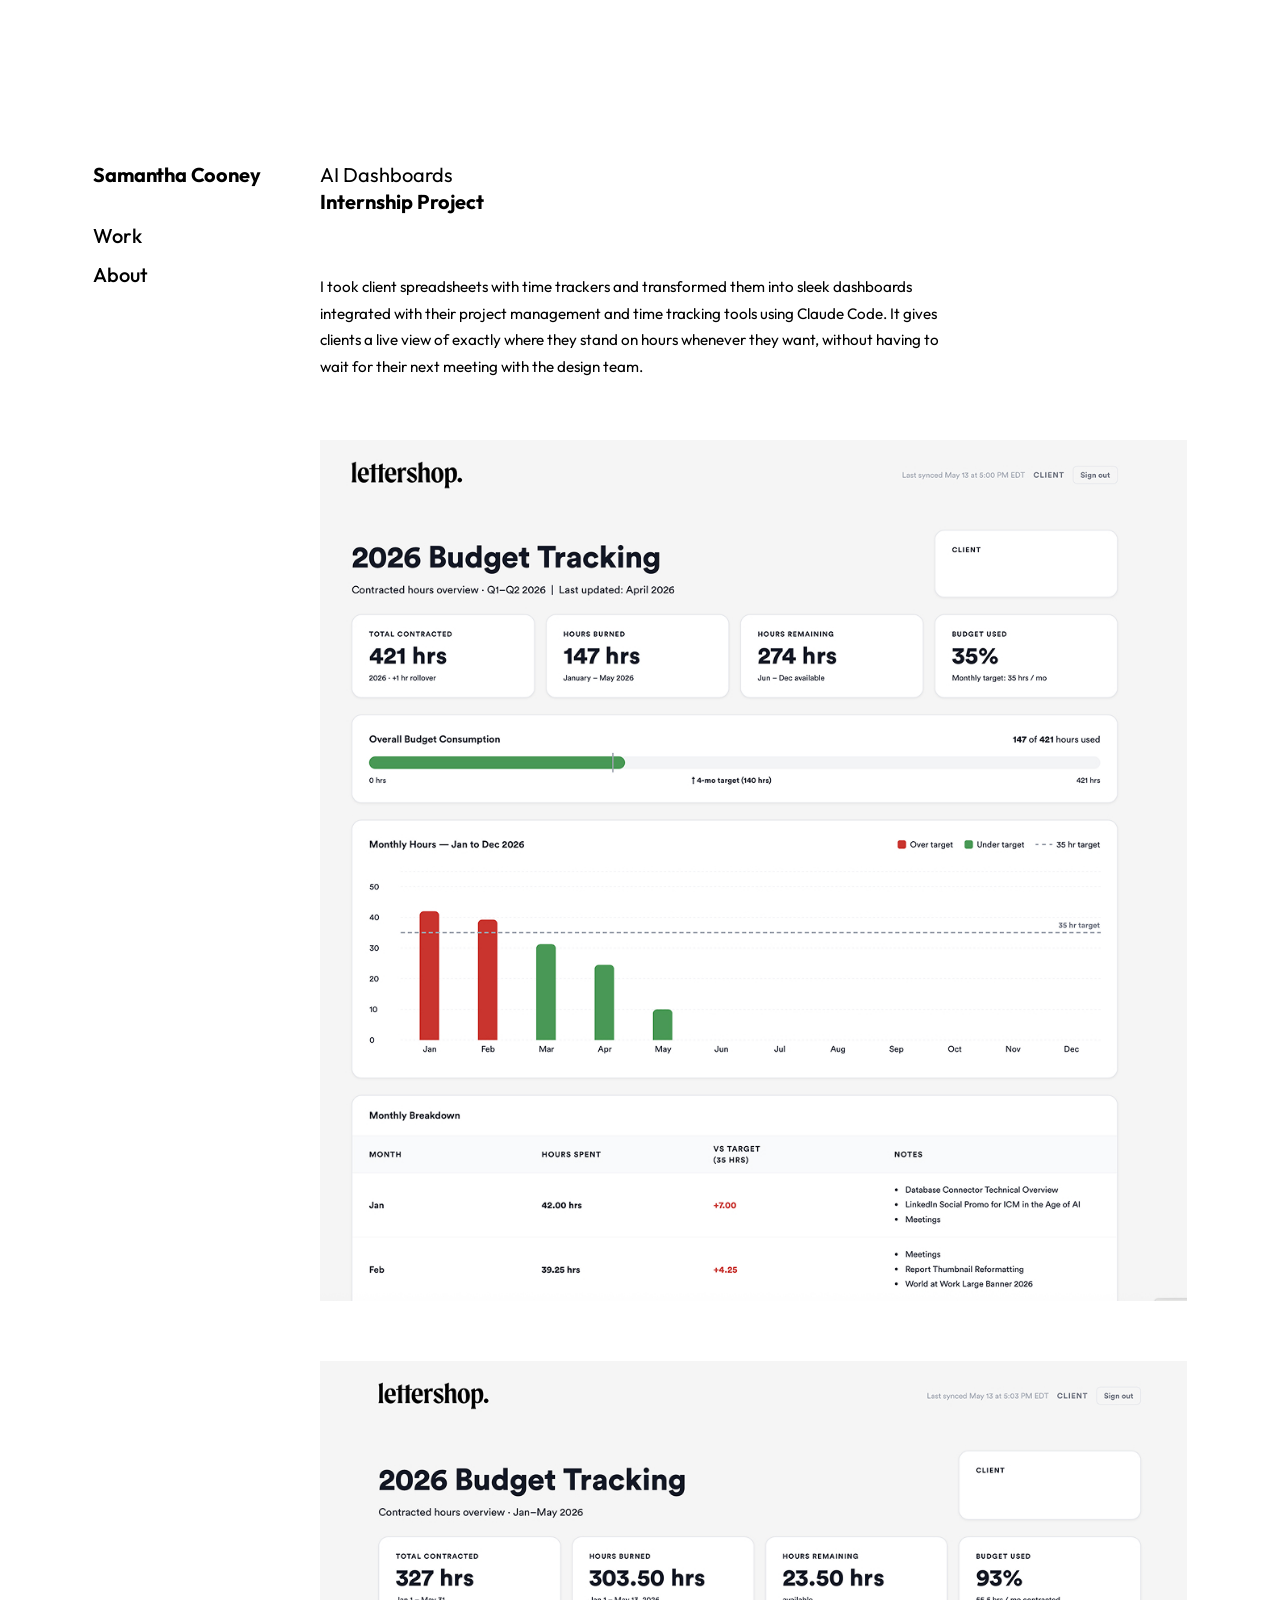
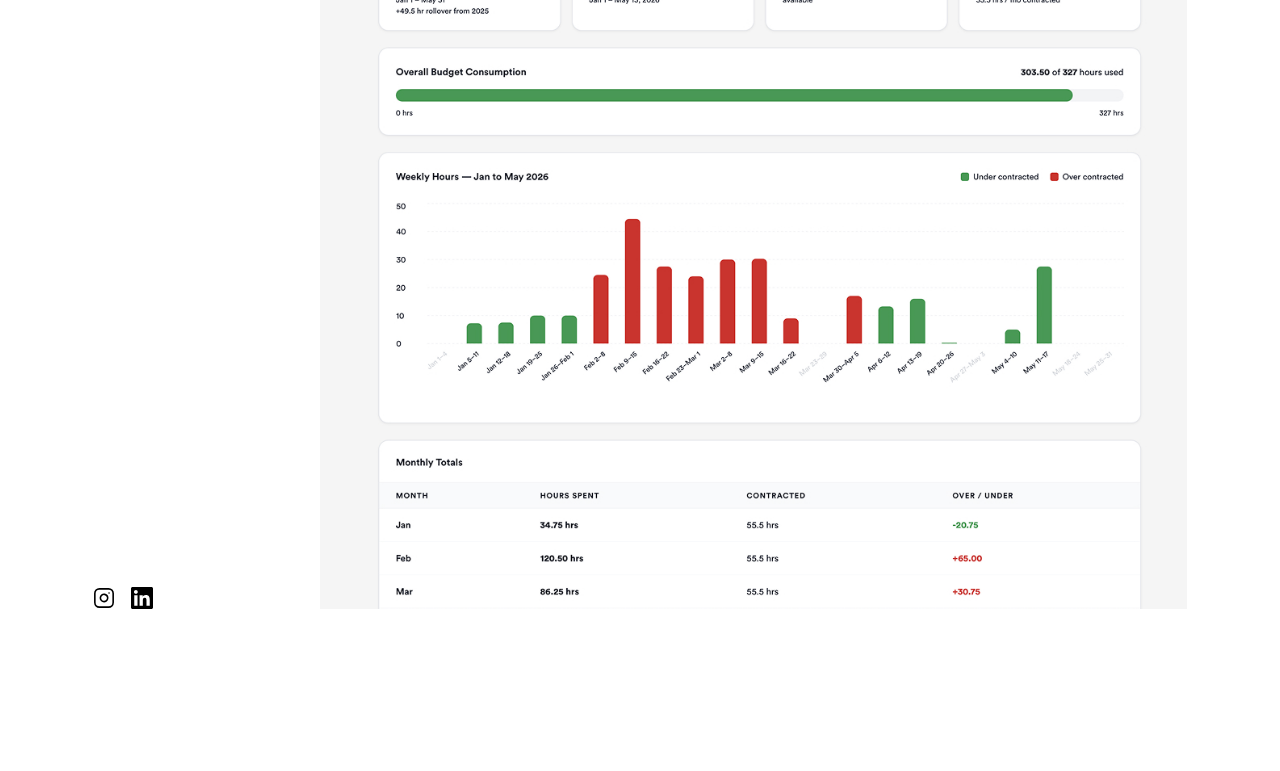
<file: claudecode.html>
<!DOCTYPE html>
<html lang="en">
<head>
    <meta charset="UTF-8">
    <meta name="viewport" content="width=device-width, initial-scale=1.0">
    <title>AI Dashboards — Samantha Cooney</title>
    <link rel="preconnect" href="https://fonts.googleapis.com">
    <link rel="preconnect" href="https://fonts.gstatic.com" crossorigin>
    <link href="https://fonts.googleapis.com/css2?family=Outfit:wght@400;500;700&display=swap" rel="stylesheet">
    <link rel="stylesheet" href="style.css">
    <link rel="stylesheet" href="project.css">
</head>
<body>

    <div class="layout">

        <aside class="sidebar">
            <div class="sidebar-top">
                <a href="index.html" class="nav-name">Samantha Cooney</a>
                <nav class="nav-links">
                    <a href="index.html">Work</a>
                    <a href="about.html">About</a>
                </nav>
            </div>
            <div class="nav-social">
                <a href="https://www.instagram.com/samssdesigns/" target="_blank" rel="noopener noreferrer" aria-label="Instagram">
                    <svg xmlns="http://www.w3.org/2000/svg" width="22" height="22" viewBox="0 0 24 24" fill="none" stroke="currentColor" stroke-width="1.75" stroke-linecap="round" stroke-linejoin="round">
                        <rect x="2" y="2" width="20" height="20" rx="5" ry="5"/>
                        <path d="M16 11.37A4 4 0 1 1 12.63 8 4 4 0 0 1 16 11.37z"/>
                        <line x1="17.5" y1="6.5" x2="17.51" y2="6.5"/>
                    </svg>
                </a>
                <a href="https://www.linkedin.com/in/samantha-cooney-5a5bb8349" target="_blank" rel="noopener noreferrer" aria-label="LinkedIn">
                    <svg xmlns="http://www.w3.org/2000/svg" width="22" height="22" viewBox="0 0 24 24" fill="currentColor">
                        <path d="M20.447 20.452h-3.554v-5.569c0-1.328-.027-3.037-1.852-3.037-1.853 0-2.136 1.445-2.136 2.939v5.667H9.351V9h3.414v1.561h.046c.477-.9 1.637-1.85 3.37-1.85 3.601 0 4.267 2.37 4.267 5.455v6.286zM5.337 7.433c-1.144 0-2.063-.926-2.063-2.065 0-1.138.92-2.063 2.063-2.063 1.14 0 2.064.925 2.064 2.063 0 1.139-.925 2.065-2.064 2.065zm1.782 13.019H3.555V9h3.564v11.452zM22.225 0H1.771C.792 0 0 .774 0 1.729v20.542C0 23.227.792 24 1.771 24h20.451C23.2 24 24 23.227 24 22.271V1.729C24 .774 23.2 0 22.222 0h.003z"/>
                    </svg>
                </a>
            </div>
        </aside>

        <main class="project">

            <div class="project-title-block">
                <span class="project-client">AI Dashboards</span>
                <span class="project-title">Internship Project</span>
            </div>

            <p class="project-body">I took client spreadsheets with time trackers and transformed them into sleek dashboards integrated with their project management and time tracking tools using Claude Code. It gives clients a live view of exactly where they stand on hours whenever they want, without having to wait for their next meeting with the design team.</p>

            <div class="project-media">
                <img src="dashboard1.jpg" alt="AI Dashboard — client view 1">
            </div>

            <div class="project-media">
                <img src="dashboard2.jpg" alt="AI Dashboard — client view 2">
            </div>

        </main>

    </div>

</body>
</html>
</file>
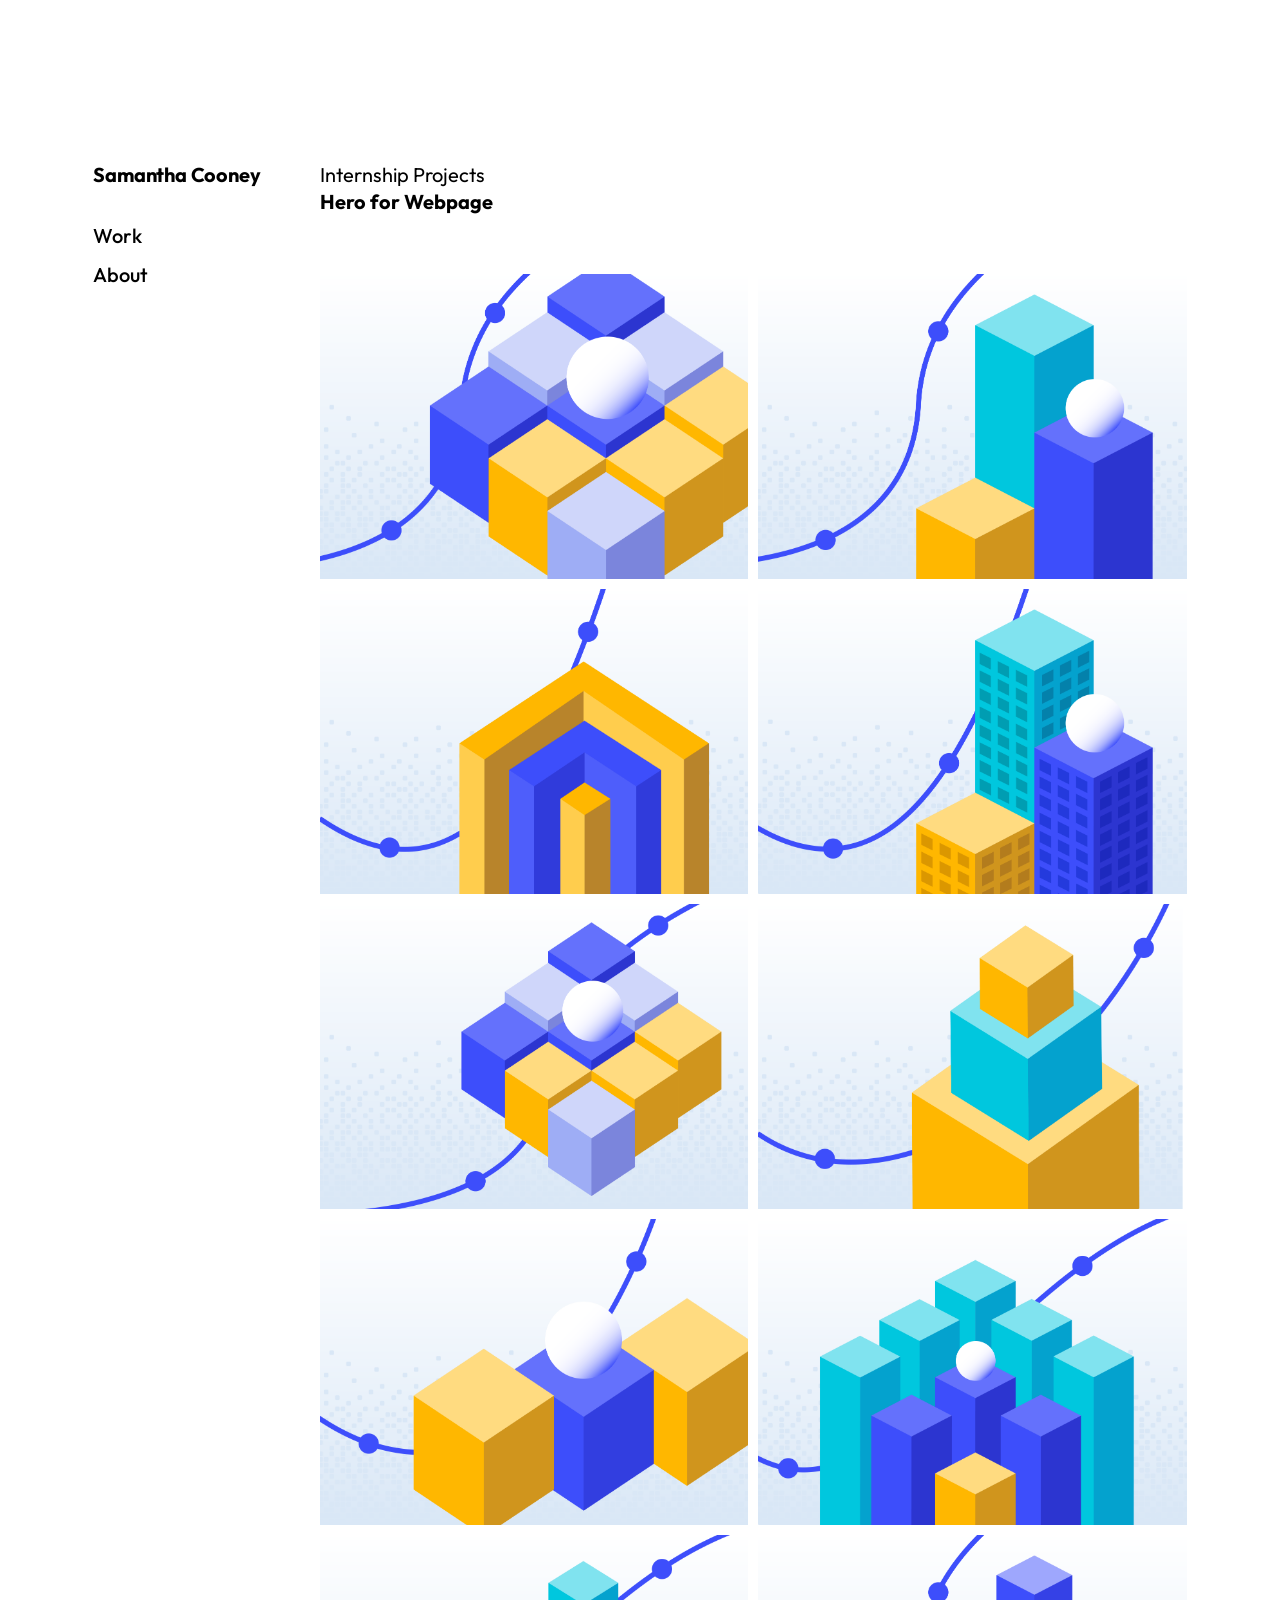
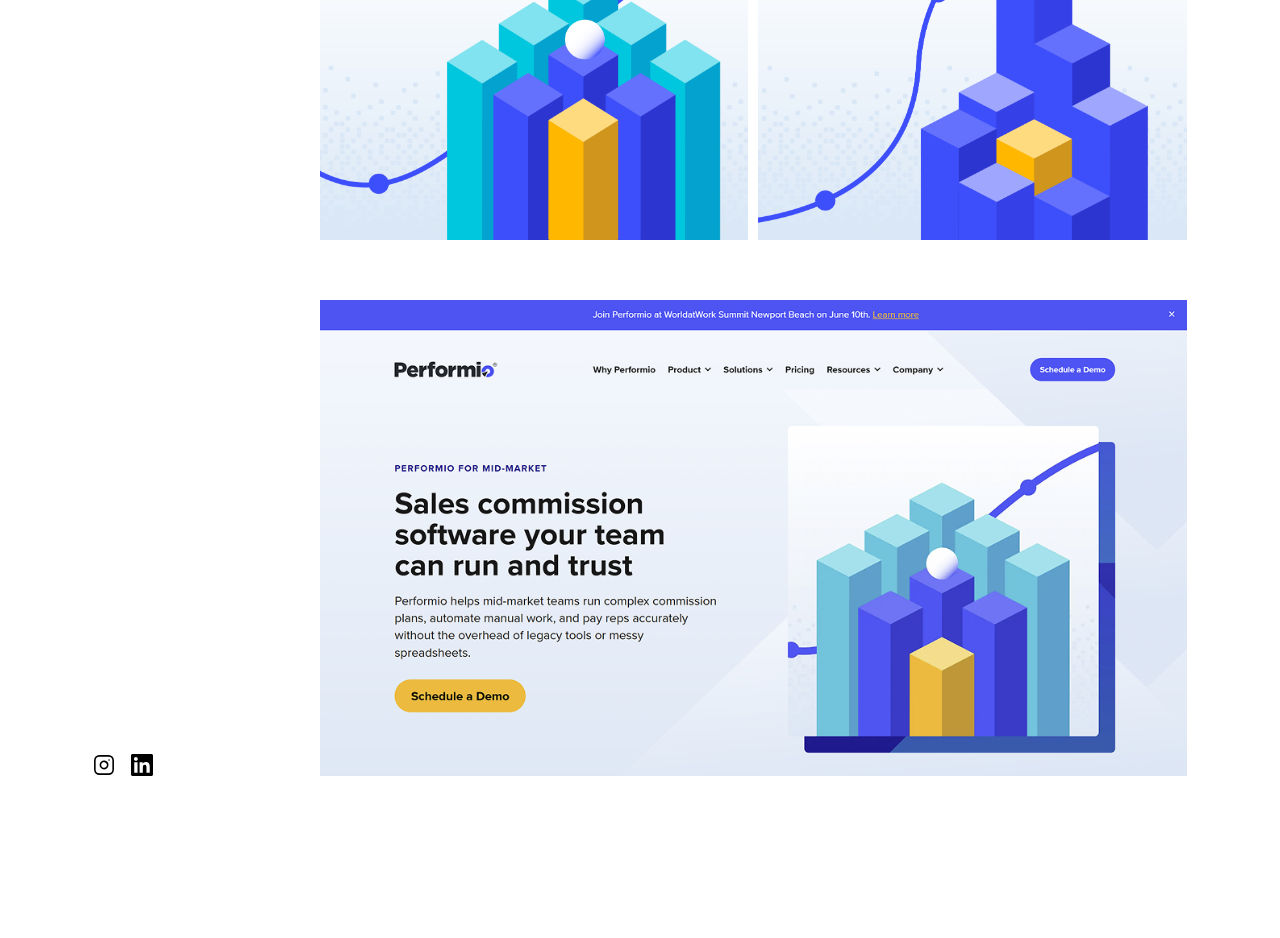
<file: midmarket.html>
<!DOCTYPE html>
<html lang="en">
<head>
    <meta charset="UTF-8">
    <meta name="viewport" content="width=device-width, initial-scale=1.0">
    <title>Hero for Webpage — Samantha Cooney</title>
    <link rel="preconnect" href="https://fonts.googleapis.com">
    <link rel="preconnect" href="https://fonts.gstatic.com" crossorigin>
    <link href="https://fonts.googleapis.com/css2?family=Outfit:wght@400;500;700&display=swap" rel="stylesheet">
    <link rel="stylesheet" href="style.css">
    <link rel="stylesheet" href="project.css">
</head>
<body>

    <div class="layout">

        <aside class="sidebar">
            <div class="sidebar-top">
                <a href="index.html" class="nav-name">Samantha Cooney</a>
                <nav class="nav-links">
                    <a href="index.html">Work</a>
                    <a href="about.html">About</a>
                </nav>
            </div>
            <div class="nav-social">
                <a href="https://www.instagram.com/samssdesigns/" target="_blank" rel="noopener noreferrer" aria-label="Instagram">
                    <svg xmlns="http://www.w3.org/2000/svg" width="22" height="22" viewBox="0 0 24 24" fill="none" stroke="currentColor" stroke-width="1.75" stroke-linecap="round" stroke-linejoin="round">
                        <rect x="2" y="2" width="20" height="20" rx="5" ry="5"/>
                        <path d="M16 11.37A4 4 0 1 1 12.63 8 4 4 0 0 1 16 11.37z"/>
                        <line x1="17.5" y1="6.5" x2="17.51" y2="6.5"/>
                    </svg>
                </a>
                <a href="https://www.linkedin.com/in/samantha-cooney-5a5bb8349" target="_blank" rel="noopener noreferrer" aria-label="LinkedIn">
                    <svg xmlns="http://www.w3.org/2000/svg" width="22" height="22" viewBox="0 0 24 24" fill="currentColor">
                        <path d="M20.447 20.452h-3.554v-5.569c0-1.328-.027-3.037-1.852-3.037-1.853 0-2.136 1.445-2.136 2.939v5.667H9.351V9h3.414v1.561h.046c.477-.9 1.637-1.85 3.37-1.85 3.601 0 4.267 2.37 4.267 5.455v6.286zM5.337 7.433c-1.144 0-2.063-.926-2.063-2.065 0-1.138.92-2.063 2.063-2.063 1.14 0 2.064.925 2.064 2.063 0 1.139-.925 2.065-2.064 2.065zm1.782 13.019H3.555V9h3.564v11.452zM22.225 0H1.771C.792 0 0 .774 0 1.729v20.542C0 23.227.792 24 1.771 24h20.451C23.2 24 24 23.227 24 22.271V1.729C24 .774 23.2 0 22.222 0h.003z"/>
                    </svg>
                </a>
            </div>
        </aside>

        <main class="project">

            <div class="project-title-block">
                <span class="project-client">Internship Projects</span>
                <span class="project-title">Hero for Webpage</span>
            </div>

            <div class="project-grid-mat">
                <img src="MidMarket_Hero-01.png" alt="MidMarket hero illustration 1">
                <img src="MidMarket_Hero-02.png" alt="MidMarket hero illustration 2">
                <img src="MidMarket_Hero-03.png" alt="MidMarket hero illustration 3">
                <img src="MidMarket_Hero-04.png" alt="MidMarket hero illustration 4">
                <img src="MidMarket_Hero-05.png" alt="MidMarket hero illustration 5">
                <img src="MidMarket_Hero-07.png" alt="MidMarket hero illustration 7">
                <img src="MidMarket_Hero-08.png" alt="MidMarket hero illustration 8">
                <img src="MidMarket_Hero-09.png" alt="MidMarket hero illustration 9">
                <img src="MidMarket_Hero-10.png" alt="MidMarket hero illustration 10">
                <img src="MidMarket_Hero-11.png" alt="MidMarket hero illustration 11">
            </div>

            <div class="project-media">
                <img src="Screenshot 2026-05-30 143405 1.png" alt="Performio mid-market webpage hero in context">
            </div>

        </main>

    </div>

</body>
</html>
</file>
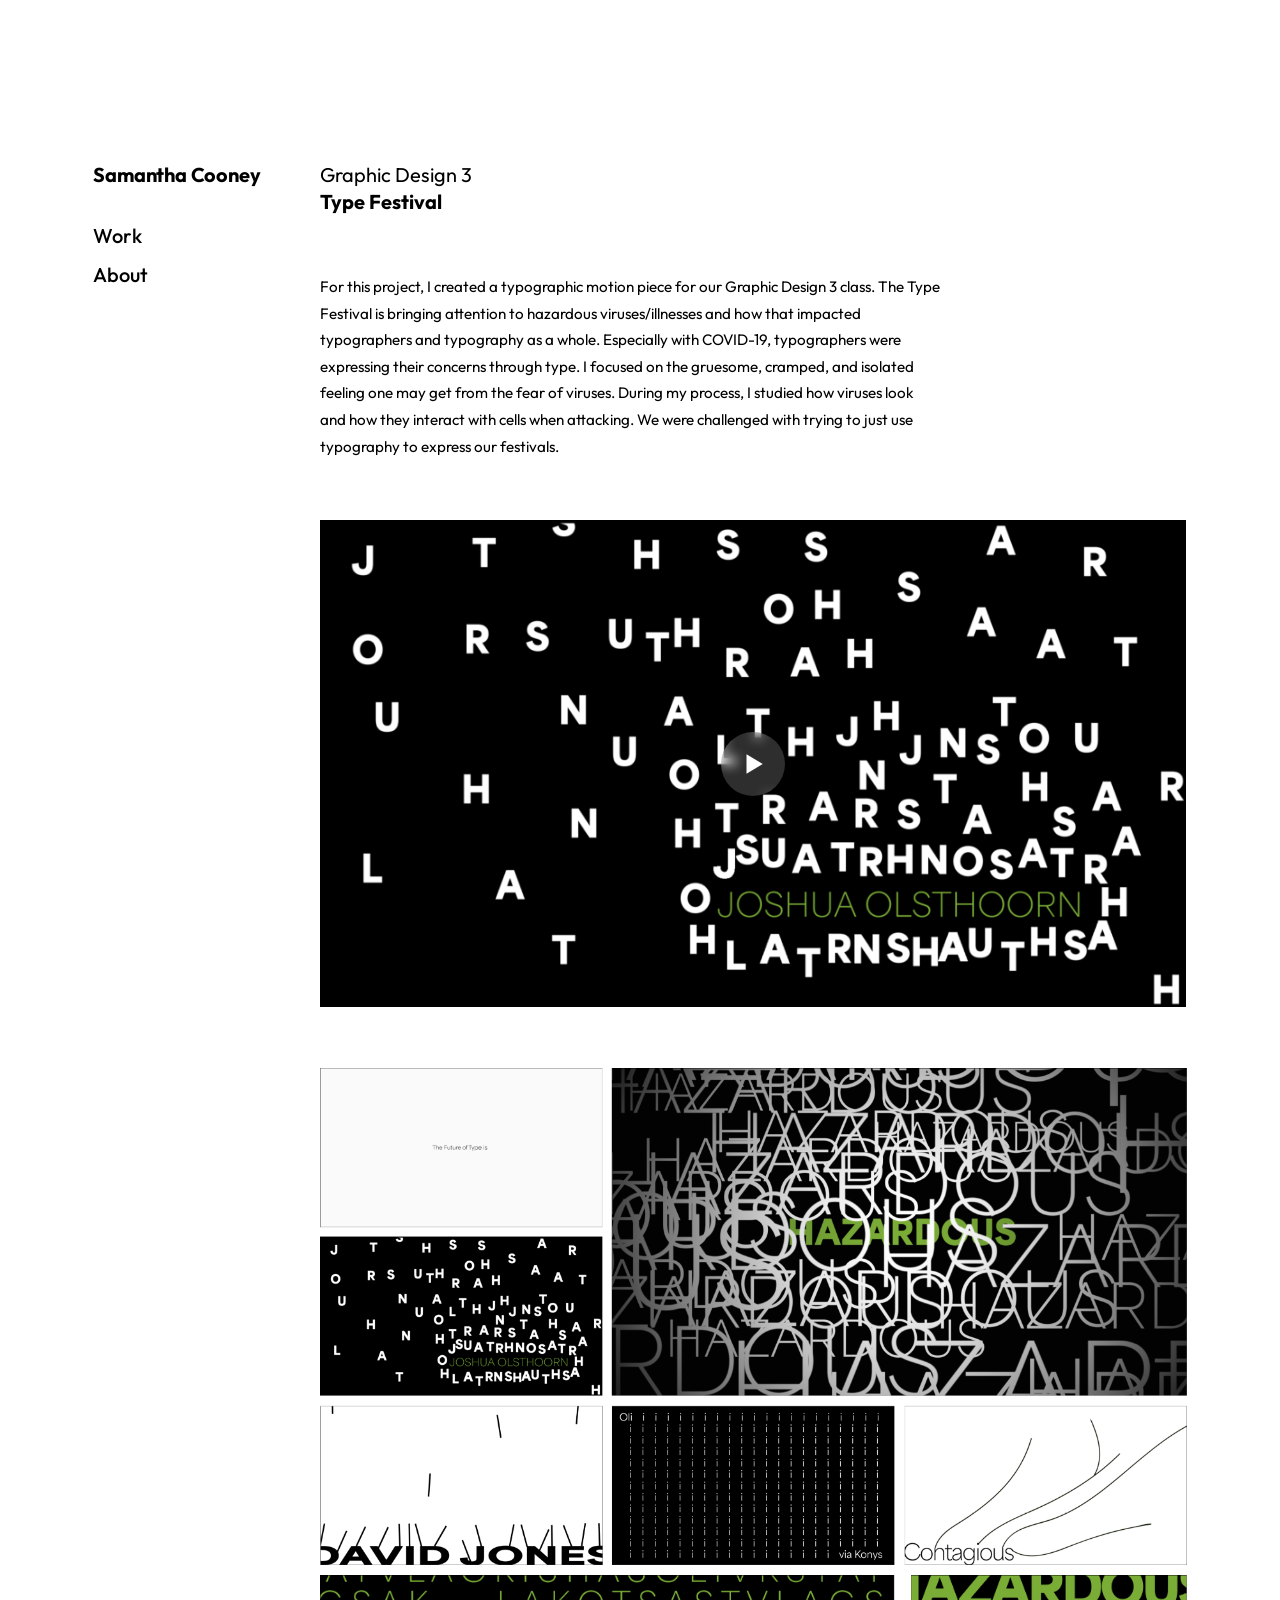
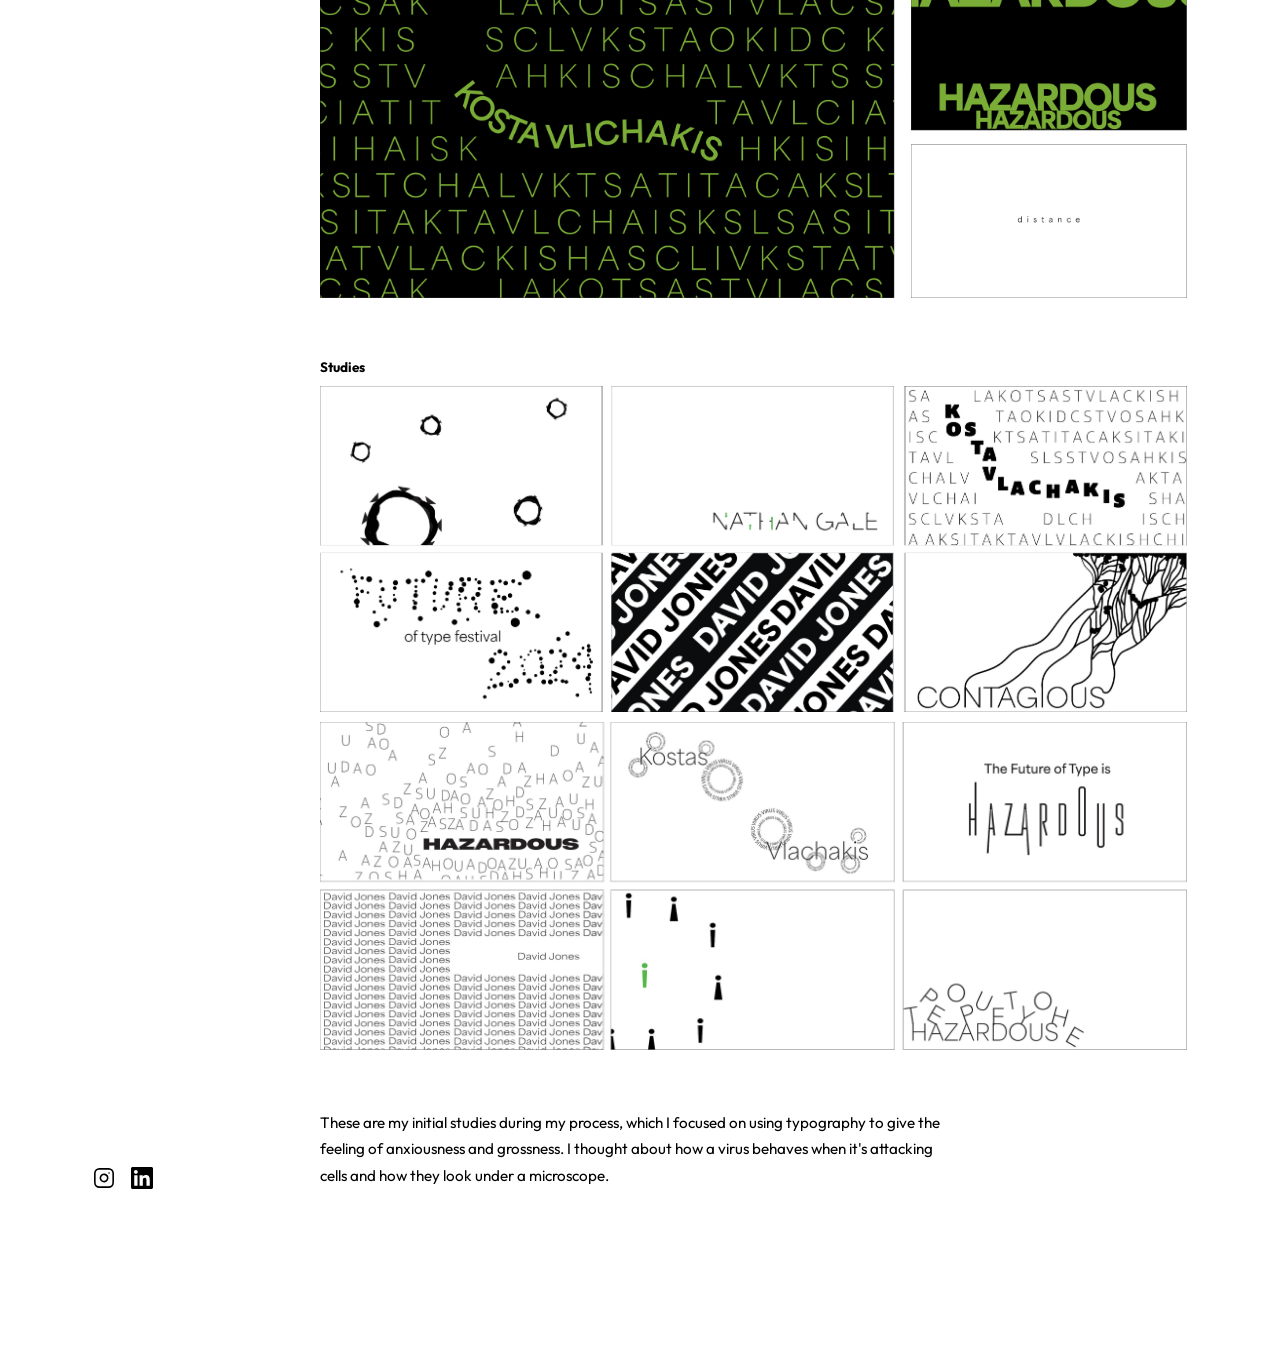
<file: project2.html>
<!DOCTYPE html>
<html lang="en">
<head>
    <meta charset="UTF-8">
    <meta name="viewport" content="width=device-width, initial-scale=1.0">
    <title>Type Festival — Samantha Cooney</title>
    <link rel="preconnect" href="https://fonts.googleapis.com">
    <link rel="preconnect" href="https://fonts.gstatic.com" crossorigin>
    <link href="https://fonts.googleapis.com/css2?family=Outfit:wght@400;500;700&display=swap" rel="stylesheet">
    <link rel="stylesheet" href="style.css">
    <link rel="stylesheet" href="project.css">
</head>
<body>

    <div class="layout">

        <aside class="sidebar">
            <div class="sidebar-top">
                <a href="index.html" class="nav-name">Samantha Cooney</a>
                <nav class="nav-links">
                    <a href="index.html">Work</a>
                    <a href="about.html">About</a>
                </nav>
            </div>
            <div class="nav-social">
                <a href="https://www.instagram.com/samssdesigns/" target="_blank" rel="noopener noreferrer" aria-label="Instagram">
                    <svg xmlns="http://www.w3.org/2000/svg" width="22" height="22" viewBox="0 0 24 24" fill="none" stroke="currentColor" stroke-width="1.75" stroke-linecap="round" stroke-linejoin="round">
                        <rect x="2" y="2" width="20" height="20" rx="5" ry="5"/>
                        <path d="M16 11.37A4 4 0 1 1 12.63 8 4 4 0 0 1 16 11.37z"/>
                        <line x1="17.5" y1="6.5" x2="17.51" y2="6.5"/>
                    </svg>
                </a>
                <a href="https://www.linkedin.com/in/samantha-cooney-5a5bb8349" target="_blank" rel="noopener noreferrer" aria-label="LinkedIn">
                    <svg xmlns="http://www.w3.org/2000/svg" width="22" height="22" viewBox="0 0 24 24" fill="currentColor">
                        <path d="M20.447 20.452h-3.554v-5.569c0-1.328-.027-3.037-1.852-3.037-1.853 0-2.136 1.445-2.136 2.939v5.667H9.351V9h3.414v1.561h.046c.477-.9 1.637-1.85 3.37-1.85 3.601 0 4.267 2.37 4.267 5.455v6.286zM5.337 7.433c-1.144 0-2.063-.926-2.063-2.065 0-1.138.92-2.063 2.063-2.063 1.14 0 2.064.925 2.064 2.063 0 1.139-.925 2.065-2.064 2.065zm1.782 13.019H3.555V9h3.564v11.452zM22.225 0H1.771C.792 0 0 .774 0 1.729v20.542C0 23.227.792 24 1.771 24h20.451C23.2 24 24 23.227 24 22.271V1.729C24 .774 23.2 0 22.222 0h.003z"/>
                    </svg>
                </a>
            </div>
        </aside>

        <main class="project">

            <div class="project-title-block">
                <span class="project-client">Graphic Design 3</span>
                <span class="project-title">Type Festival</span>
            </div>

            <p class="project-body">For this project, I created a typographic motion piece for our Graphic Design 3 class. The Type Festival is bringing attention to hazardous viruses/illnesses and how that impacted typographers and typography as a whole. Especially with COVID-19, typographers were expressing their concerns through type. I focused on the gruesome, cramped, and isolated feeling one may get from the fear of viruses. During my process, I studied how viruses look and how they interact with cells when attacking. We were challenged with trying to just use typography to express our festivals.</p>

            <!-- video -->
            <div class="video-player" id="videoPlayer">
                <video id="typeFestVideo" loop playsinline poster="screenshot3.jpg">
                    <source src="https://res.cloudinary.com/dizb10bui/video/upload/FINAL_qjb2ka.mp4" type="video/mp4">
                </video>
                <div class="video-play-overlay" id="playOverlay">
                    <div class="video-play-overlay-btn">
                        <svg width="26" height="26" viewBox="0 0 16 16" fill="currentColor"><path d="M4 2l10 6-10 6V2z"/></svg>
                    </div>
                </div>
                <div class="video-controls">
                    <button class="video-ctrl-btn" id="playBtn" aria-label="Play/Pause"></button>
                    <div class="video-timeline" id="videoTimeline">
                        <div class="video-progress" id="videoProgress"></div>
                    </div>
                    <div class="video-right-controls">
                        <button class="video-ctrl-btn" id="volBtn" aria-label="Mute/Unmute"></button>
                        <input type="range" class="video-vol-slider" id="volSlider" min="0" max="1" step="0.05" value="1">
                        <button class="video-ctrl-btn" id="fsBtn" aria-label="Fullscreen"></button>
                    </div>
                </div>
            </div>

            <!-- GRID 1 + GRID 2 — stacked tight -->
            <div style="display:flex;flex-direction:column;gap:10px;">
                <div class="project-media">
                    <img src="GRIDS 1.png" alt="Type Festival grid 1">
                </div>
                <div class="project-media">
                    <img src="GRIDS 2.png" alt="Type Festival grid 2">
                </div>
            </div>

            <!-- Studies -->
            <div style="display:flex;flex-direction:column;gap:10px;">
                <div class="project-option">
                    <span class="project-label">Studies</span>
                </div>
                <div class="project-media">
                    <img src="grids for studies 2.jpg" alt="Type Festival process studies">
                </div>
                <div class="project-media">
                    <img src="GRIDS-for-studies-1.jpg" alt="Type Festival process studies">
                </div>
            </div>

            <p class="project-body">These are my initial studies during my process, which I focused on using typography to give the feeling of anxiousness and grossness. I thought about how a virus behaves when it's attacking cells and how they look under a microscope.</p>

        </main>

    </div>

    <script>
    (function () {
        var video     = document.getElementById('typeFestVideo');
        var playBtn   = document.getElementById('playBtn');
        var volBtn    = document.getElementById('volBtn');
        var volSlider = document.getElementById('volSlider');
        var fsBtn     = document.getElementById('fsBtn');
        var player    = document.getElementById('videoPlayer');
        var timeline  = document.getElementById('videoTimeline');
        var progress  = document.getElementById('videoProgress');

        var PLAY_ICON    = '<svg width="16" height="16" viewBox="0 0 16 16" fill="currentColor"><path d="M4 2l10 6-10 6V2z"/></svg>';
        var PAUSE_ICON   = '<svg width="16" height="16" viewBox="0 0 16 16" fill="currentColor"><rect x="3" y="2" width="4" height="12" rx="1"/><rect x="9" y="2" width="4" height="12" rx="1"/></svg>';
        var VOL_ICON     = '<svg width="16" height="16" viewBox="0 0 24 24" fill="none" stroke="currentColor" stroke-width="2" stroke-linecap="round" stroke-linejoin="round"><polygon points="11 5 6 9 2 9 2 15 6 15 11 19 11 5"/><path d="M15.54 8.46a5 5 0 0 1 0 7.07"/></svg>';
        var MUTE_ICON    = '<svg width="16" height="16" viewBox="0 0 24 24" fill="none" stroke="currentColor" stroke-width="2" stroke-linecap="round" stroke-linejoin="round"><polygon points="11 5 6 9 2 9 2 15 6 15 11 19 11 5"/><line x1="23" y1="9" x2="17" y2="15"/><line x1="17" y1="9" x2="23" y2="15"/></svg>';
        var FS_ICON      = '<svg width="16" height="16" viewBox="0 0 24 24" fill="none" stroke="currentColor" stroke-width="2" stroke-linecap="round" stroke-linejoin="round"><polyline points="15 3 21 3 21 9"/><polyline points="9 21 3 21 3 15"/><line x1="21" y1="3" x2="14" y2="10"/><line x1="3" y1="21" x2="10" y2="14"/></svg>';
        var EXIT_FS_ICON = '<svg width="16" height="16" viewBox="0 0 24 24" fill="none" stroke="currentColor" stroke-width="2" stroke-linecap="round" stroke-linejoin="round"><polyline points="4 14 10 14 10 20"/><polyline points="20 10 14 10 14 4"/><line x1="10" y1="14" x2="3" y2="21"/><line x1="21" y1="3" x2="14" y2="10"/></svg>';

        var lastVolume = 1;

        // ── Play / Pause ──
        var overlay = document.getElementById('playOverlay');

        function syncPlay() {
            playBtn.innerHTML = video.paused ? PLAY_ICON : PAUSE_ICON;
            player.classList.toggle('is-paused', video.paused);
        }
        function togglePlay() {
            if (video.paused) { video.play(); } else { video.pause(); }
        }
        playBtn.addEventListener('click', togglePlay);
        overlay.addEventListener('click', togglePlay);
        video.addEventListener('play',  syncPlay);
        video.addEventListener('pause', syncPlay);

        // ── Volume ──
        function updateSliderBg(val) {
            var pct = val * 100;
            volSlider.style.background =
                'linear-gradient(to right, rgba(255,255,255,0.9) ' + pct + '%, rgba(255,255,255,0.28) ' + pct + '%)';
        }

        function syncVol() {
            var muted = video.muted || video.volume === 0;
            volBtn.innerHTML = muted ? MUTE_ICON : VOL_ICON;
            var display = muted ? 0 : video.volume;
            volSlider.value = display;
            updateSliderBg(display);
        }

        volBtn.addEventListener('click', function () {
            if (video.muted || video.volume === 0) {
                video.muted  = false;
                video.volume = lastVolume || 1;
            } else {
                lastVolume  = video.volume;
                video.muted = true;
            }
            syncVol();
        });

        volSlider.addEventListener('input', function () {
            var val = parseFloat(this.value);
            video.volume = val;
            video.muted  = (val === 0);
            if (val > 0) lastVolume = val;
            updateSliderBg(val);
            volBtn.innerHTML = (val === 0) ? MUTE_ICON : VOL_ICON;
        });

        // ── Timeline ──
        var seeking = false;

        function updateProgress() {
            if (video.duration) {
                progress.style.width = (video.currentTime / video.duration * 100) + '%';
            }
        }
        function seekTo(e) {
            var rect = timeline.getBoundingClientRect();
            var x    = Math.max(0, Math.min(e.clientX - rect.left, rect.width));
            video.currentTime = (x / rect.width) * video.duration;
        }

        video.addEventListener('timeupdate', updateProgress);
        timeline.addEventListener('mousedown', function (e) { seeking = true; seekTo(e); });
        document.addEventListener('mousemove', function (e) { if (seeking) seekTo(e); });
        document.addEventListener('mouseup',   function ()  { seeking = false; });
        timeline.addEventListener('touchstart', function (e) { seeking = true; seekTo(e.touches[0]); }, { passive: true });
        document.addEventListener('touchmove',  function (e) { if (seeking) seekTo(e.touches[0]); },    { passive: true });
        document.addEventListener('touchend',   function ()  { seeking = false; });

        // ── Fullscreen ──
        fsBtn.addEventListener('click', function () {
            if (!document.fullscreenElement) {
                (player.requestFullscreen || player.webkitRequestFullscreen).call(player);
            } else {
                (document.exitFullscreen || document.webkitExitFullscreen).call(document);
            }
        });
        document.addEventListener('fullscreenchange',       function () { fsBtn.innerHTML = document.fullscreenElement       ? EXIT_FS_ICON : FS_ICON; });
        document.addEventListener('webkitfullscreenchange', function () { fsBtn.innerHTML = document.webkitFullscreenElement ? EXIT_FS_ICON : FS_ICON; });

        // ── Init ──
        syncPlay();
        syncVol();
        fsBtn.innerHTML = FS_ICON;
    }());
    </script>

</body>
</html>
</file>
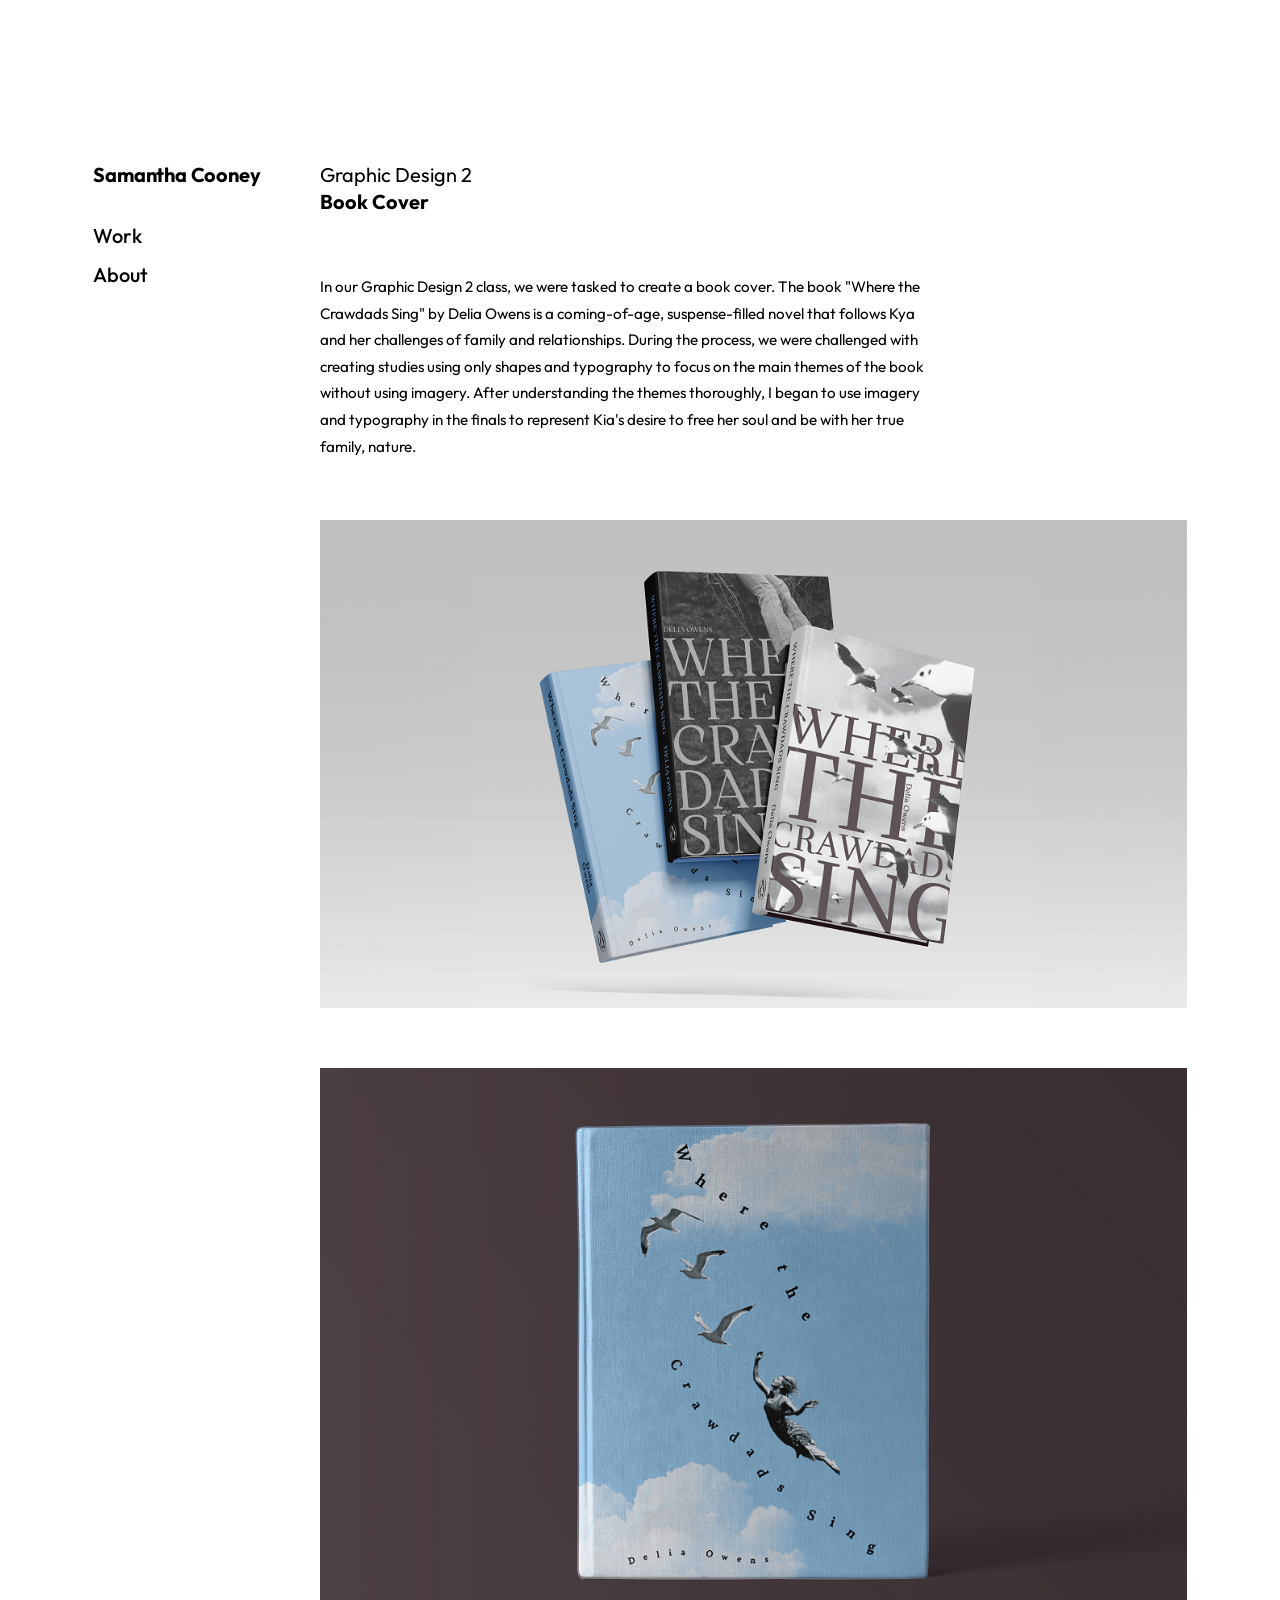
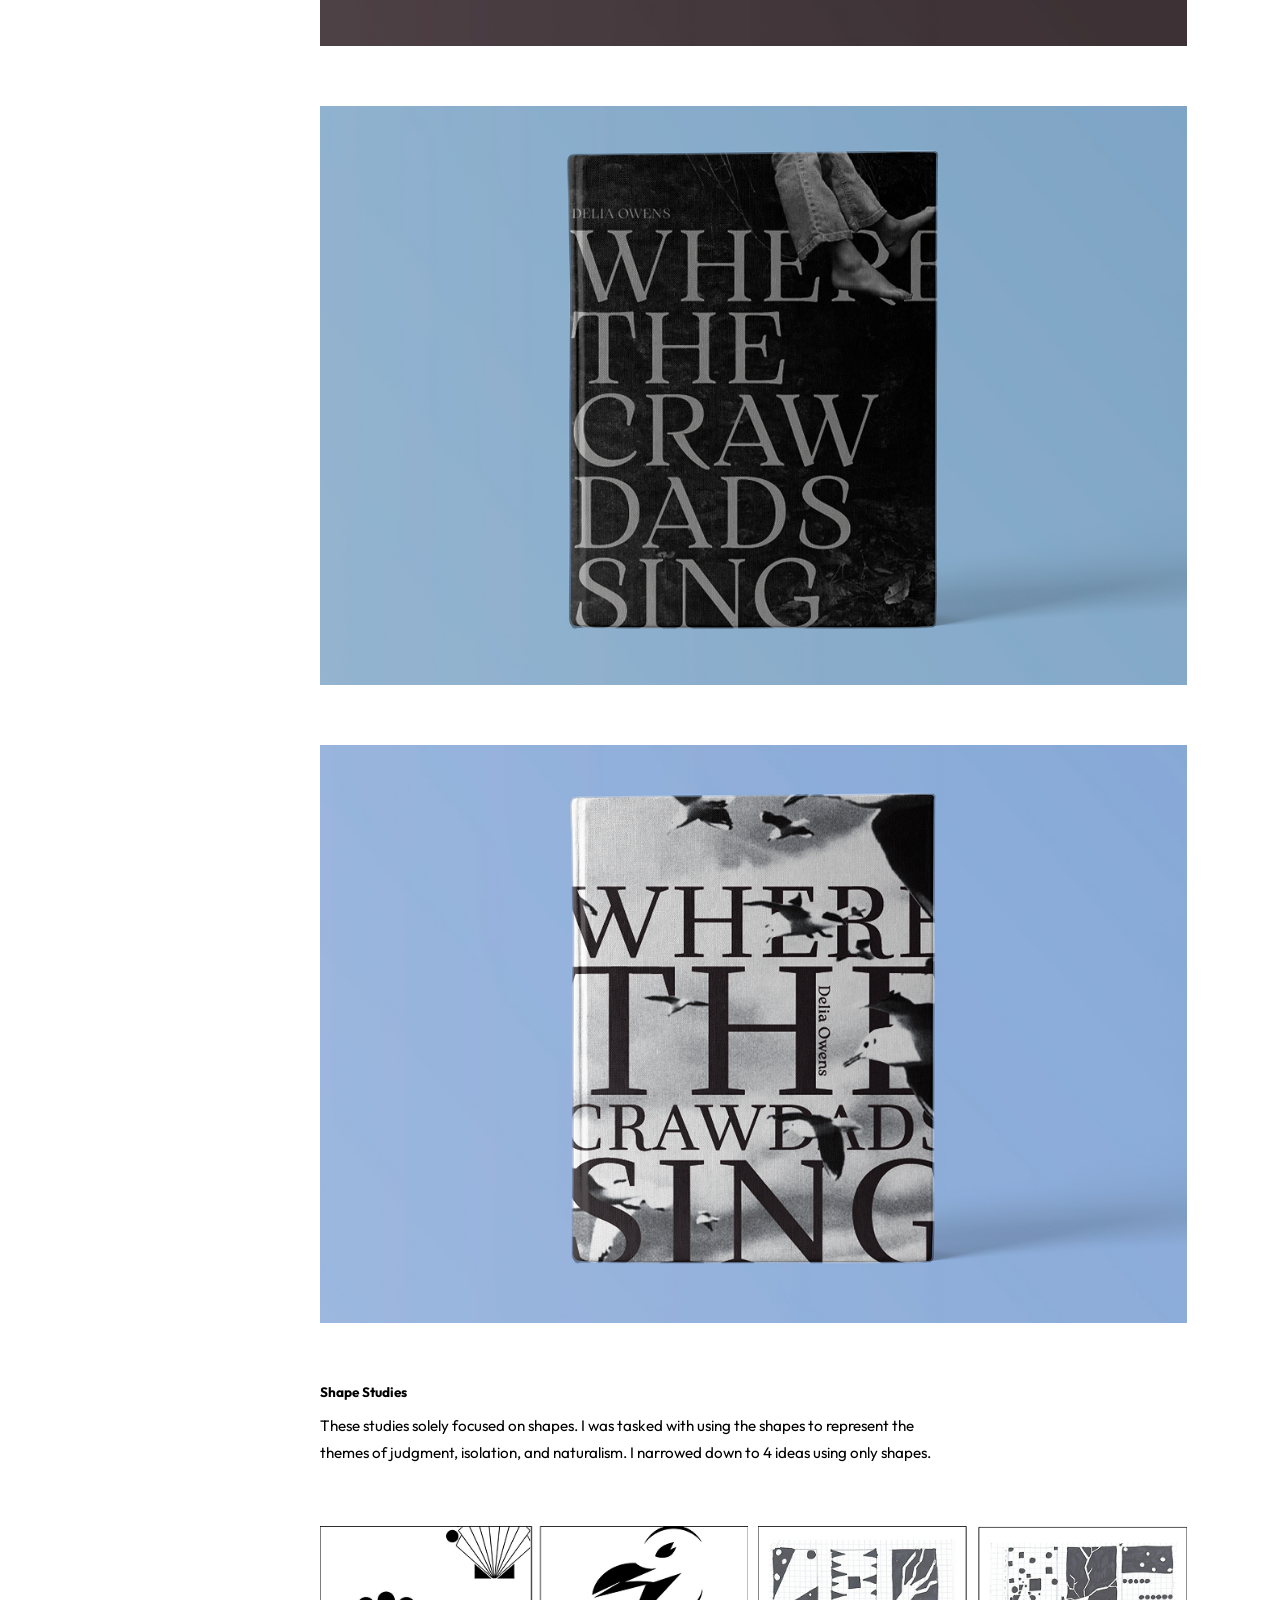
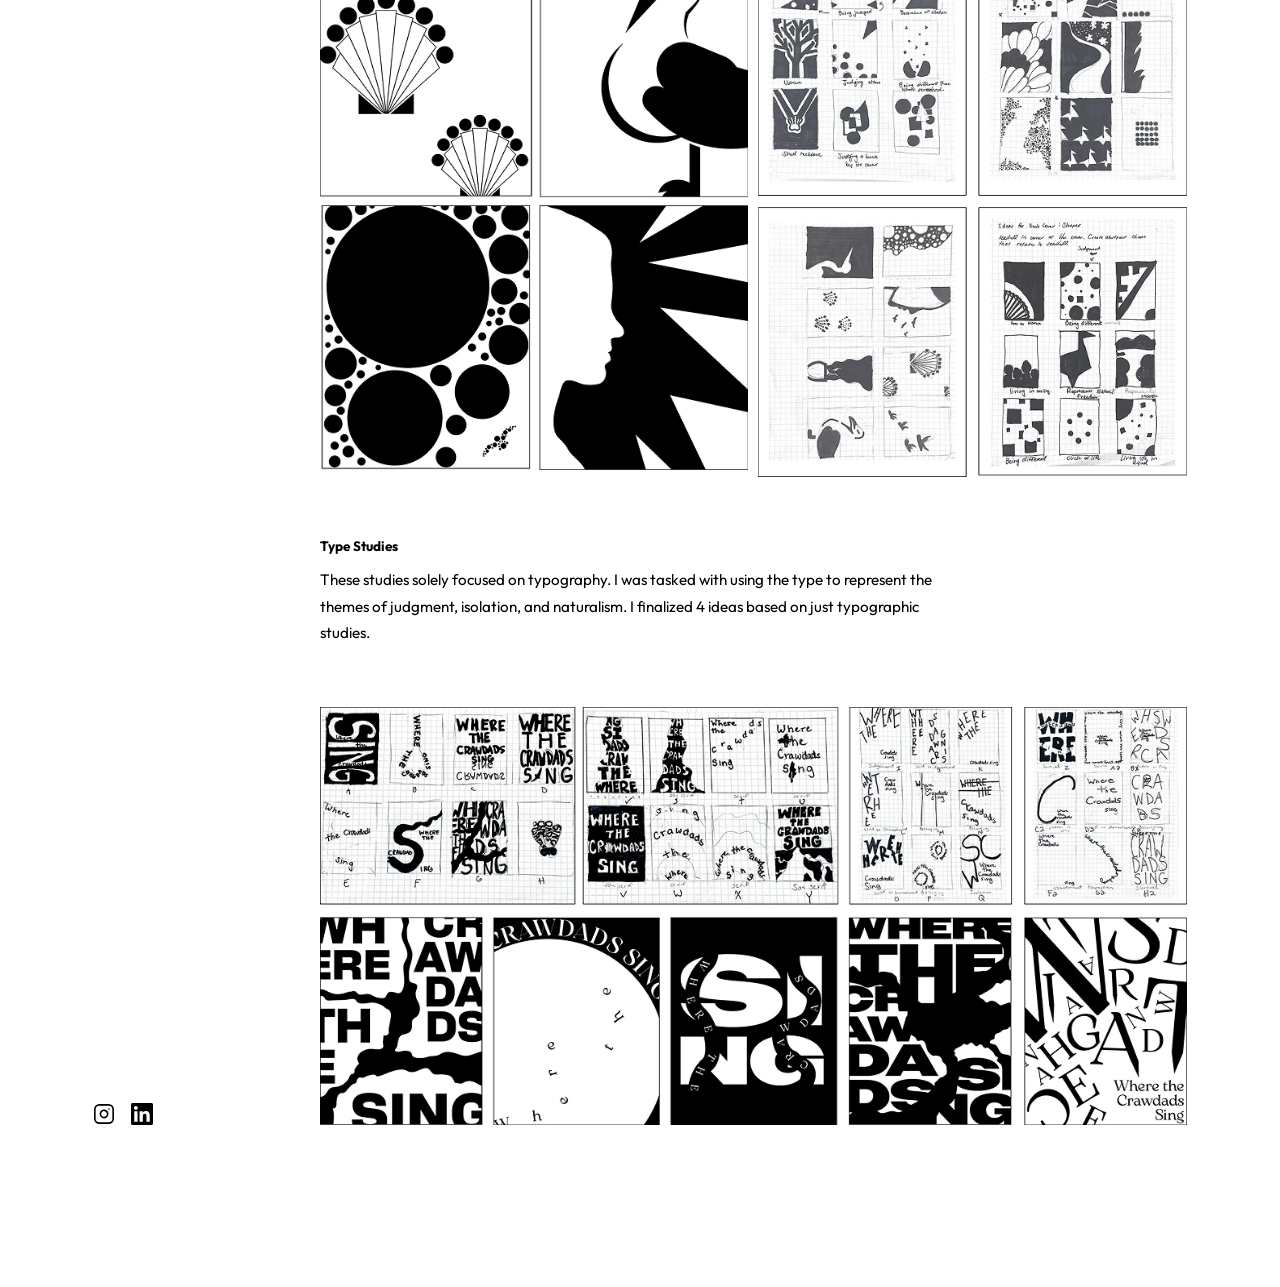
<file: project3.html>
<!DOCTYPE html>
<html lang="en">
<head>
    <meta charset="UTF-8">
    <meta name="viewport" content="width=device-width, initial-scale=1.0">
    <title>Book Cover — Samantha Cooney</title>
    <link rel="preconnect" href="https://fonts.googleapis.com">
    <link rel="preconnect" href="https://fonts.gstatic.com" crossorigin>
    <link href="https://fonts.googleapis.com/css2?family=Outfit:wght@400;500;700&display=swap" rel="stylesheet">
    <link rel="stylesheet" href="style.css">
    <link rel="stylesheet" href="project.css">
</head>
<body>

    <div class="layout">

        <aside class="sidebar">
            <div class="sidebar-top">
                <a href="index.html" class="nav-name">Samantha Cooney</a>
                <nav class="nav-links">
                    <a href="index.html">Work</a>
                    <a href="about.html">About</a>
                </nav>
            </div>
            <div class="nav-social">
                <a href="https://www.instagram.com/samssdesigns/" target="_blank" rel="noopener noreferrer" aria-label="Instagram">
                    <svg xmlns="http://www.w3.org/2000/svg" width="22" height="22" viewBox="0 0 24 24" fill="none" stroke="currentColor" stroke-width="1.75" stroke-linecap="round" stroke-linejoin="round">
                        <rect x="2" y="2" width="20" height="20" rx="5" ry="5"/>
                        <path d="M16 11.37A4 4 0 1 1 12.63 8 4 4 0 0 1 16 11.37z"/>
                        <line x1="17.5" y1="6.5" x2="17.51" y2="6.5"/>
                    </svg>
                </a>
                <a href="https://www.linkedin.com/in/samantha-cooney-5a5bb8349" target="_blank" rel="noopener noreferrer" aria-label="LinkedIn">
                    <svg xmlns="http://www.w3.org/2000/svg" width="22" height="22" viewBox="0 0 24 24" fill="currentColor">
                        <path d="M20.447 20.452h-3.554v-5.569c0-1.328-.027-3.037-1.852-3.037-1.853 0-2.136 1.445-2.136 2.939v5.667H9.351V9h3.414v1.561h.046c.477-.9 1.637-1.85 3.37-1.85 3.601 0 4.267 2.37 4.267 5.455v6.286zM5.337 7.433c-1.144 0-2.063-.926-2.063-2.065 0-1.138.92-2.063 2.063-2.063 1.14 0 2.064.925 2.064 2.063 0 1.139-.925 2.065-2.064 2.065zm1.782 13.019H3.555V9h3.564v11.452zM22.225 0H1.771C.792 0 0 .774 0 1.729v20.542C0 23.227.792 24 1.771 24h20.451C23.2 24 24 23.227 24 22.271V1.729C24 .774 23.2 0 22.222 0h.003z"/>
                    </svg>
                </a>
            </div>
        </aside>

        <main class="project">

            <div class="project-title-block">
                <span class="project-client">Graphic Design 2</span>
                <span class="project-title">Book Cover</span>
            </div>

            <p class="project-body">In our Graphic Design 2 class, we were tasked to create a book cover. The book "Where the Crawdads Sing" by Delia Owens is a coming-of-age, suspense-filled novel that follows Kya and her challenges of family and relationships. During the process, we were challenged with creating studies using only shapes and typography to focus on the main themes of the book without using imagery. After understanding the themes thoroughly, I began to use imagery and typography in the finals to represent Kia's desire to free her soul and be with her true family, nature.</p>

            <div class="project-media">
                <img src="all book mockup 1.jpg" alt="Where the Crawdads Sing — all book mockups">
            </div>

            <div class="project-media">
                <img src="book cover mockup 1.jpg" alt="Where the Crawdads Sing — cover mockup">
            </div>

            <div class="project-media">
                <img src="Book Cover Mockup 2 1.jpg" alt="Where the Crawdads Sing — cover mockup 2">
            </div>

            <div class="project-media">
                <img src="Book Cover Mockup 3 1.jpg" alt="Where the Crawdads Sing — cover mockup 3">
            </div>

            <div class="project-option">
                <span class="project-label">Shape Studies</span>
                <p class="project-body">These studies solely focused on shapes. I was tasked with using the shapes to represent the themes of judgment, isolation, and naturalism. I narrowed down to 4 ideas using only shapes.</p>
            </div>

            <div class="project-grid-mat">
                <img src="GRIDS 1.jpg" alt="Shape studies — grid 1">
                <img src="GRIDS for shape studies2 1.jpg" alt="Shape studies — grid 2">
            </div>

            <div class="project-option">
                <span class="project-label">Type Studies</span>
                <p class="project-body">These studies solely focused on typography. I was tasked with using the type to represent the themes of judgment, isolation, and naturalism. I finalized 4 ideas based on just typographic studies.</p>
            </div>

            <div class="project-media">
                <img src="GRIDS for type studies2 dark 1.jpg" alt="Type studies">
            </div>

        </main>

    </div>

</body>
</html>
</file>
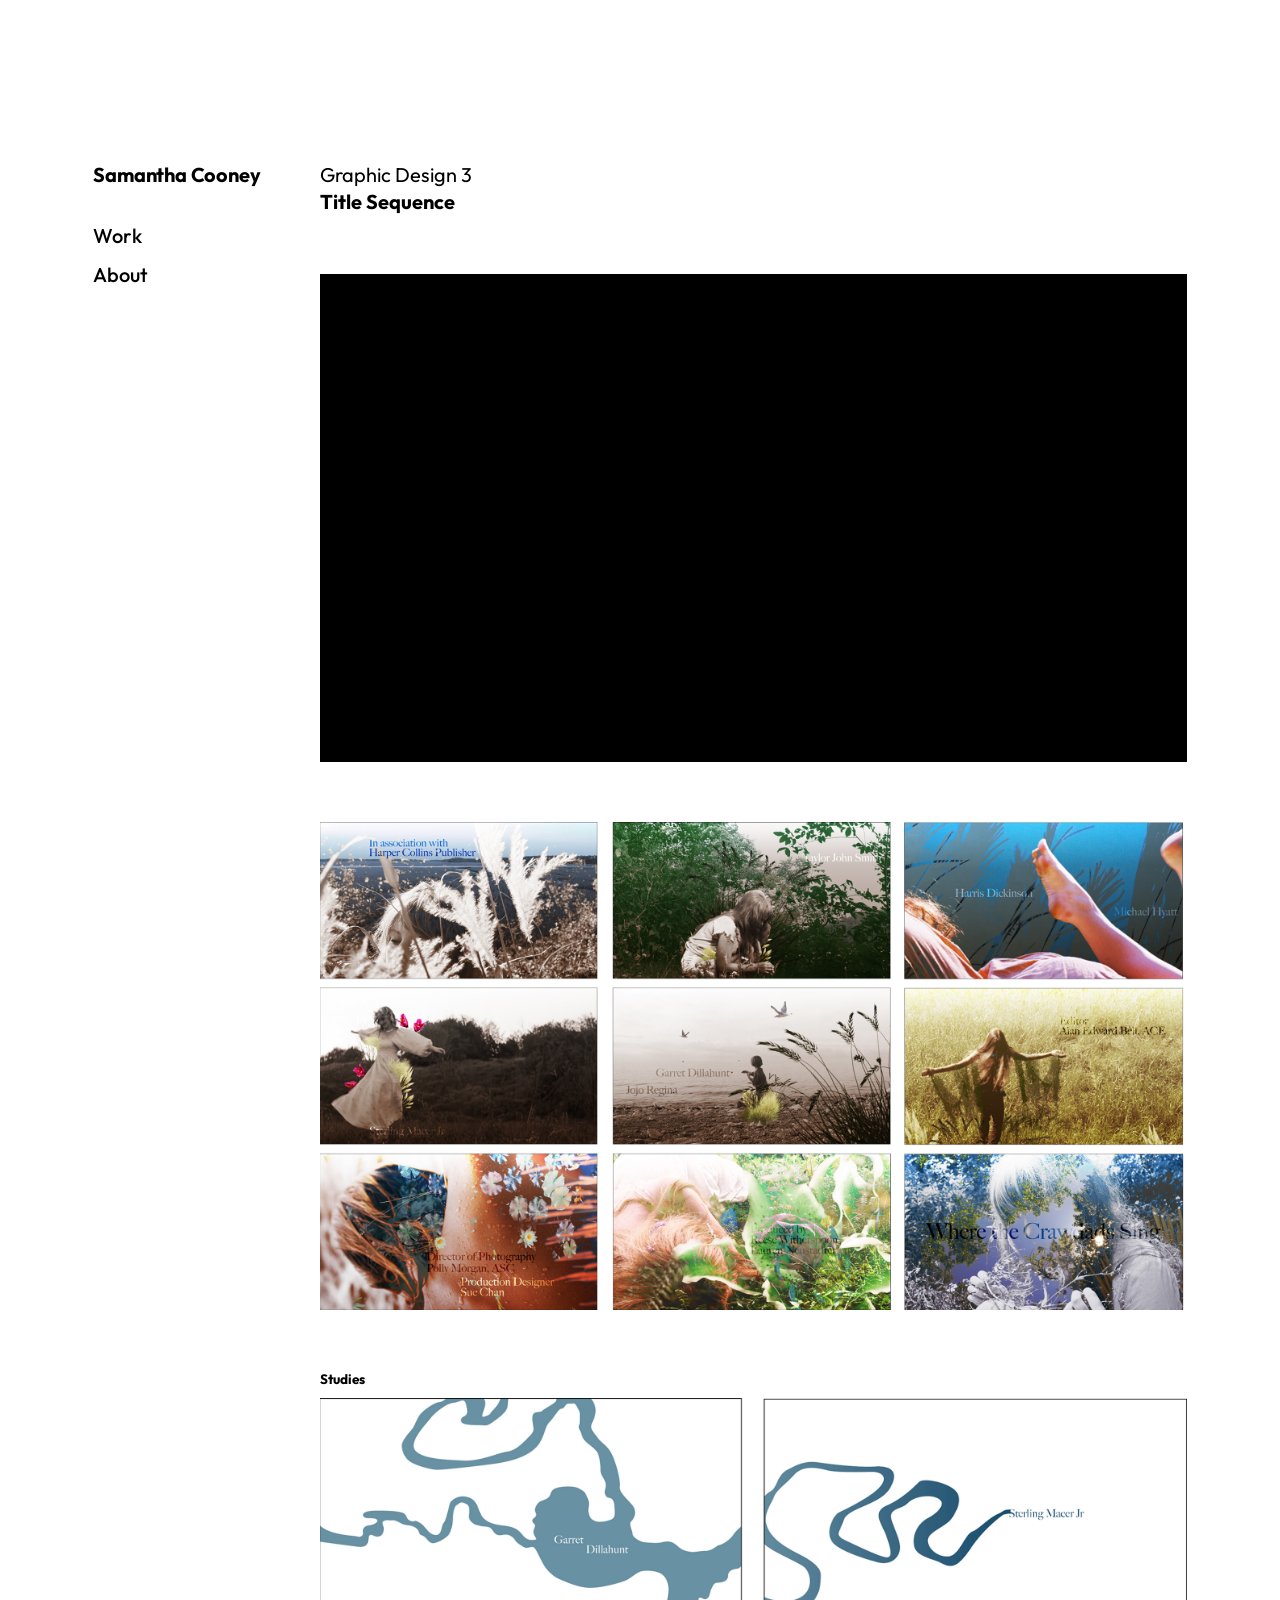
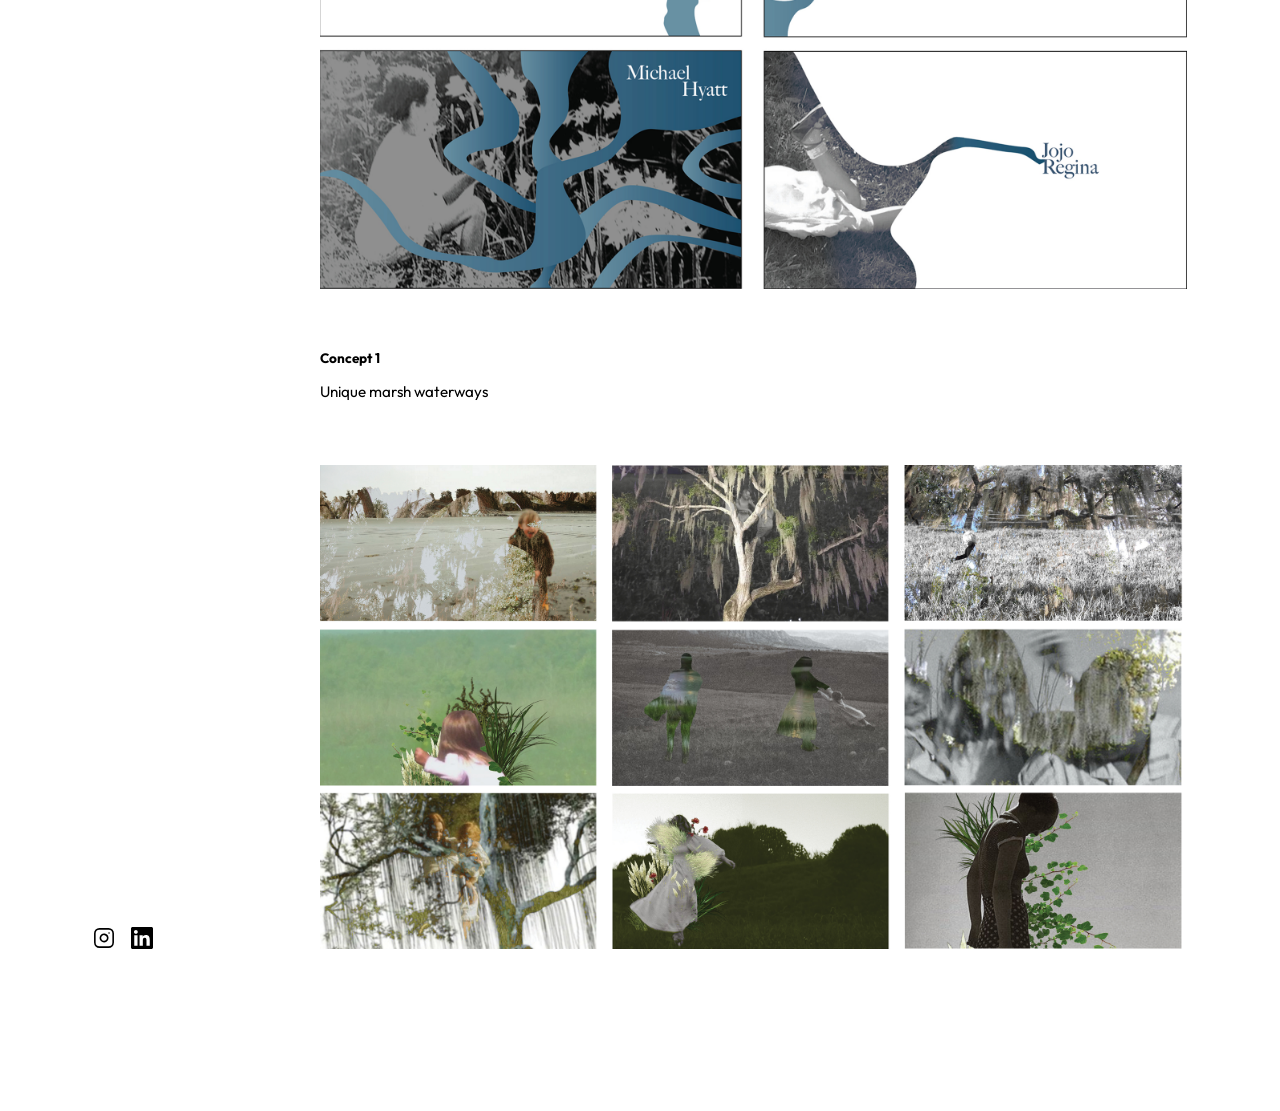
<file: project4.html>
<!DOCTYPE html>
<html lang="en">
<head>
    <meta charset="UTF-8">
    <meta name="viewport" content="width=device-width, initial-scale=1.0">
    <title>Title Sequence — Samantha Cooney</title>
    <link rel="preconnect" href="https://fonts.googleapis.com">
    <link rel="preconnect" href="https://fonts.gstatic.com" crossorigin>
    <link href="https://fonts.googleapis.com/css2?family=Outfit:wght@400;500;700&display=swap" rel="stylesheet">
    <link rel="stylesheet" href="style.css">
    <link rel="stylesheet" href="project.css">
</head>
<body>

    <div class="layout">

        <aside class="sidebar">
            <div class="sidebar-top">
                <a href="index.html" class="nav-name">Samantha Cooney</a>
                <nav class="nav-links">
                    <a href="index.html">Work</a>
                    <a href="about.html">About</a>
                </nav>
            </div>
            <div class="nav-social">
                <a href="https://www.instagram.com/samssdesigns/" target="_blank" rel="noopener noreferrer" aria-label="Instagram">
                    <svg xmlns="http://www.w3.org/2000/svg" width="22" height="22" viewBox="0 0 24 24" fill="none" stroke="currentColor" stroke-width="1.75" stroke-linecap="round" stroke-linejoin="round">
                        <rect x="2" y="2" width="20" height="20" rx="5" ry="5"/>
                        <path d="M16 11.37A4 4 0 1 1 12.63 8 4 4 0 0 1 16 11.37z"/>
                        <line x1="17.5" y1="6.5" x2="17.51" y2="6.5"/>
                    </svg>
                </a>
                <a href="https://www.linkedin.com/in/samantha-cooney-5a5bb8349" target="_blank" rel="noopener noreferrer" aria-label="LinkedIn">
                    <svg xmlns="http://www.w3.org/2000/svg" width="22" height="22" viewBox="0 0 24 24" fill="currentColor">
                        <path d="M20.447 20.452h-3.554v-5.569c0-1.328-.027-3.037-1.852-3.037-1.853 0-2.136 1.445-2.136 2.939v5.667H9.351V9h3.414v1.561h.046c.477-.9 1.637-1.85 3.37-1.85 3.601 0 4.267 2.37 4.267 5.455v6.286zM5.337 7.433c-1.144 0-2.063-.926-2.063-2.065 0-1.138.92-2.063 2.063-2.063 1.14 0 2.064.925 2.064 2.063 0 1.139-.925 2.065-2.064 2.065zm1.782 13.019H3.555V9h3.564v11.452zM22.225 0H1.771C.792 0 0 .774 0 1.729v20.542C0 23.227.792 24 1.771 24h20.451C23.2 24 24 23.227 24 22.271V1.729C24 .774 23.2 0 22.222 0h.003z"/>
                    </svg>
                </a>
            </div>
        </aside>

        <main class="project">

            <div class="project-title-block">
                <span class="project-client">Graphic Design 3</span>
                <span class="project-title">Title Sequence</span>
            </div>

            <!-- video -->
            <div style="position:relative;width:100%;aspect-ratio:16/9;background:#000;">
                <iframe
                    src="https://player.vimeo.com/video/1213338170?title=0&amp;byline=0&amp;portrait=0&amp;badge=0&amp;autopause=0&amp;player_id=0&amp;app_id=58479"
                    style="position:absolute;top:0;left:0;width:100%;height:100%;border:none;"
                    allow="autoplay; fullscreen; picture-in-picture; clipboard-write; encrypted-media; web-share"
                    referrerpolicy="strict-origin-when-cross-origin"
                    allowfullscreen
                    title="FINAL2">
                </iframe>
            </div>

            <!-- storyboard row -->
            <div class="project-grid-3">
                <img src="title seq storyboard 1.jpg" alt="Title sequence storyboard 1">
                <img src="title seq storyboard 2.jpg" alt="Title sequence storyboard 2">
                <img src="title seq storyboard 3.jpg" alt="Title sequence storyboard 3">
            </div>

            <!-- studies -->
            <div style="display:flex;flex-direction:column;gap:10px;">
                <div class="project-option">
                    <span class="project-label">Studies</span>
                </div>
                <div class="project-grid-mat">
                    <img src="CONECEPT 1 STUDIES 1.png" alt="Concept 1 studies">
                    <img src="CONECEPT 1 STUDIES 2.png" alt="Concept 1 studies">
                </div>
            </div>

            <div class="project-option">
                <span class="project-label">Concept 1</span>
                <p class="project-body">Unique marsh waterways</p>
            </div>

            <!-- process grids -->
            <div class="project-grid-3">
                <img src="GRIDS for process title sequence 1.png" alt="Process grid 1">
                <img src="GRIDS for process title sequence 2.png" alt="Process grid 2">
                <img src="GRIDS for process title sequence 3.png" alt="Process grid 3">
            </div>

        </main>

    </div>


</body>
</html>
</file>
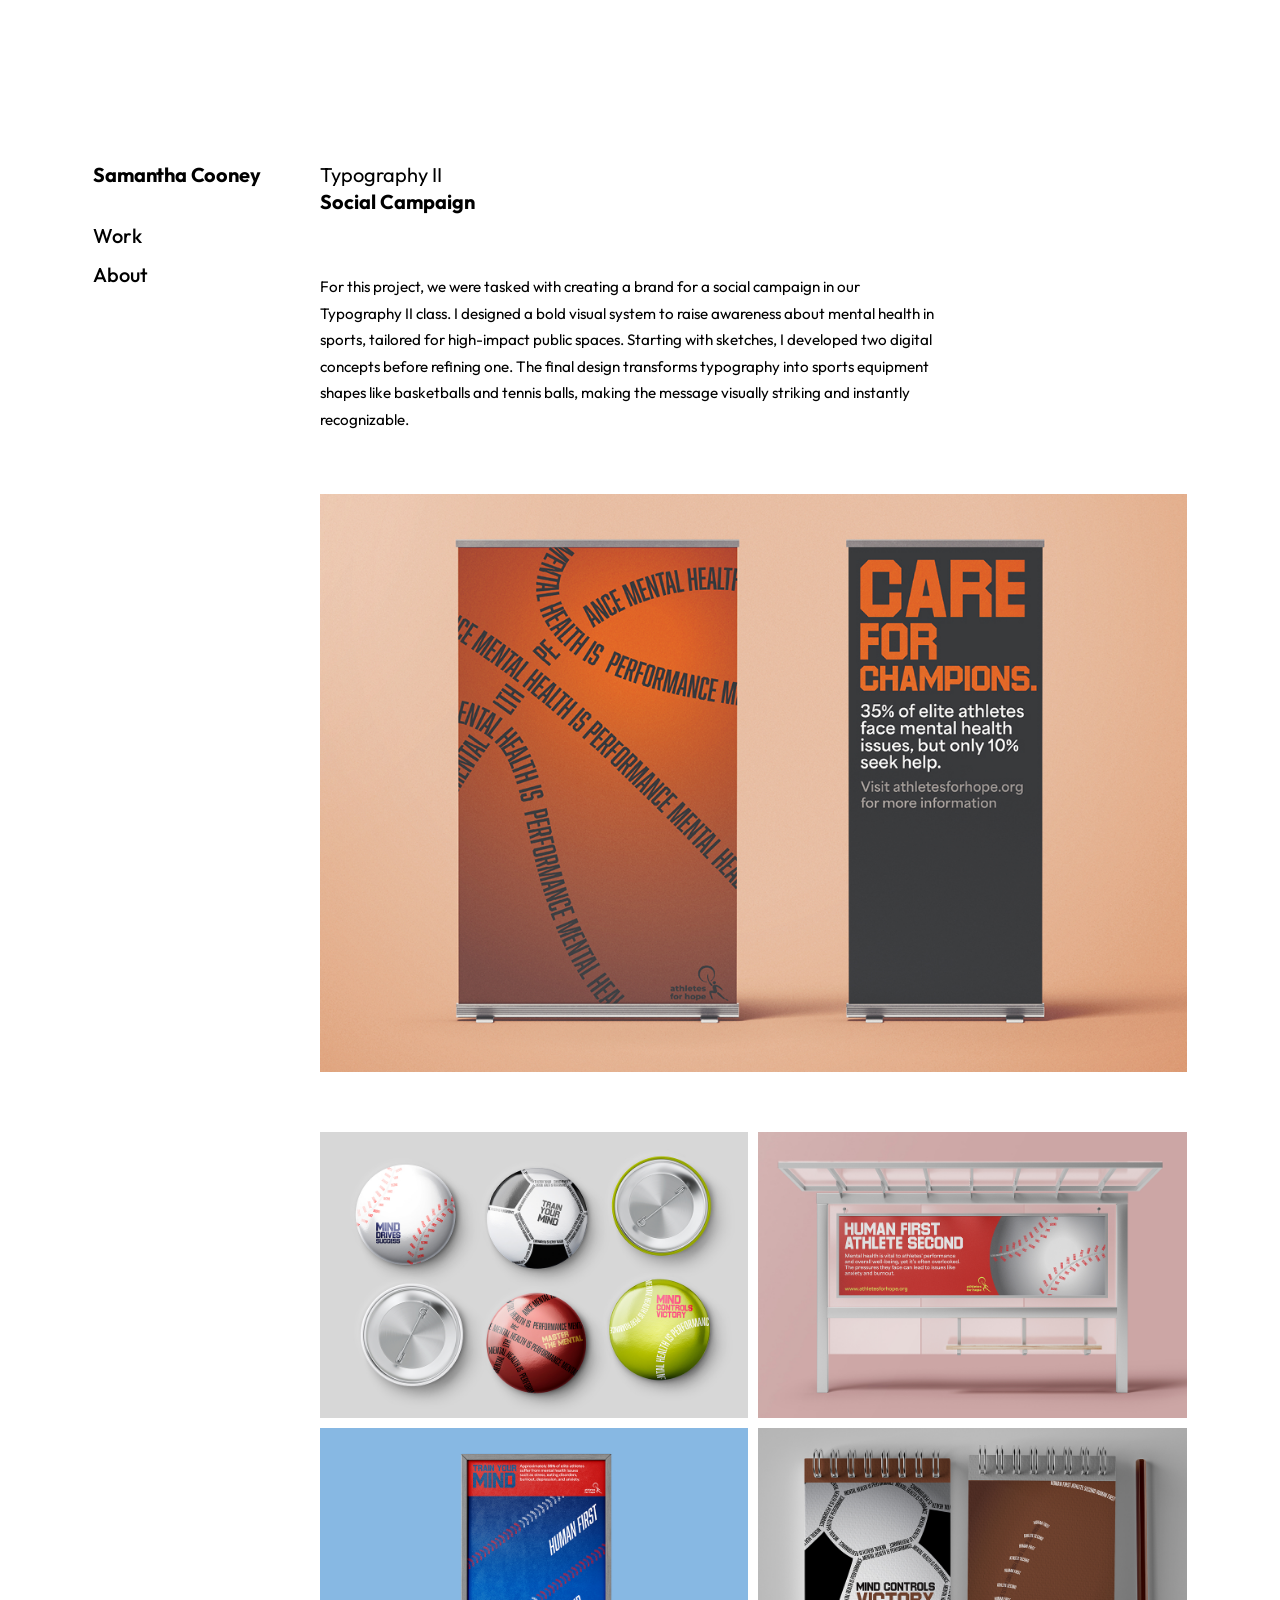
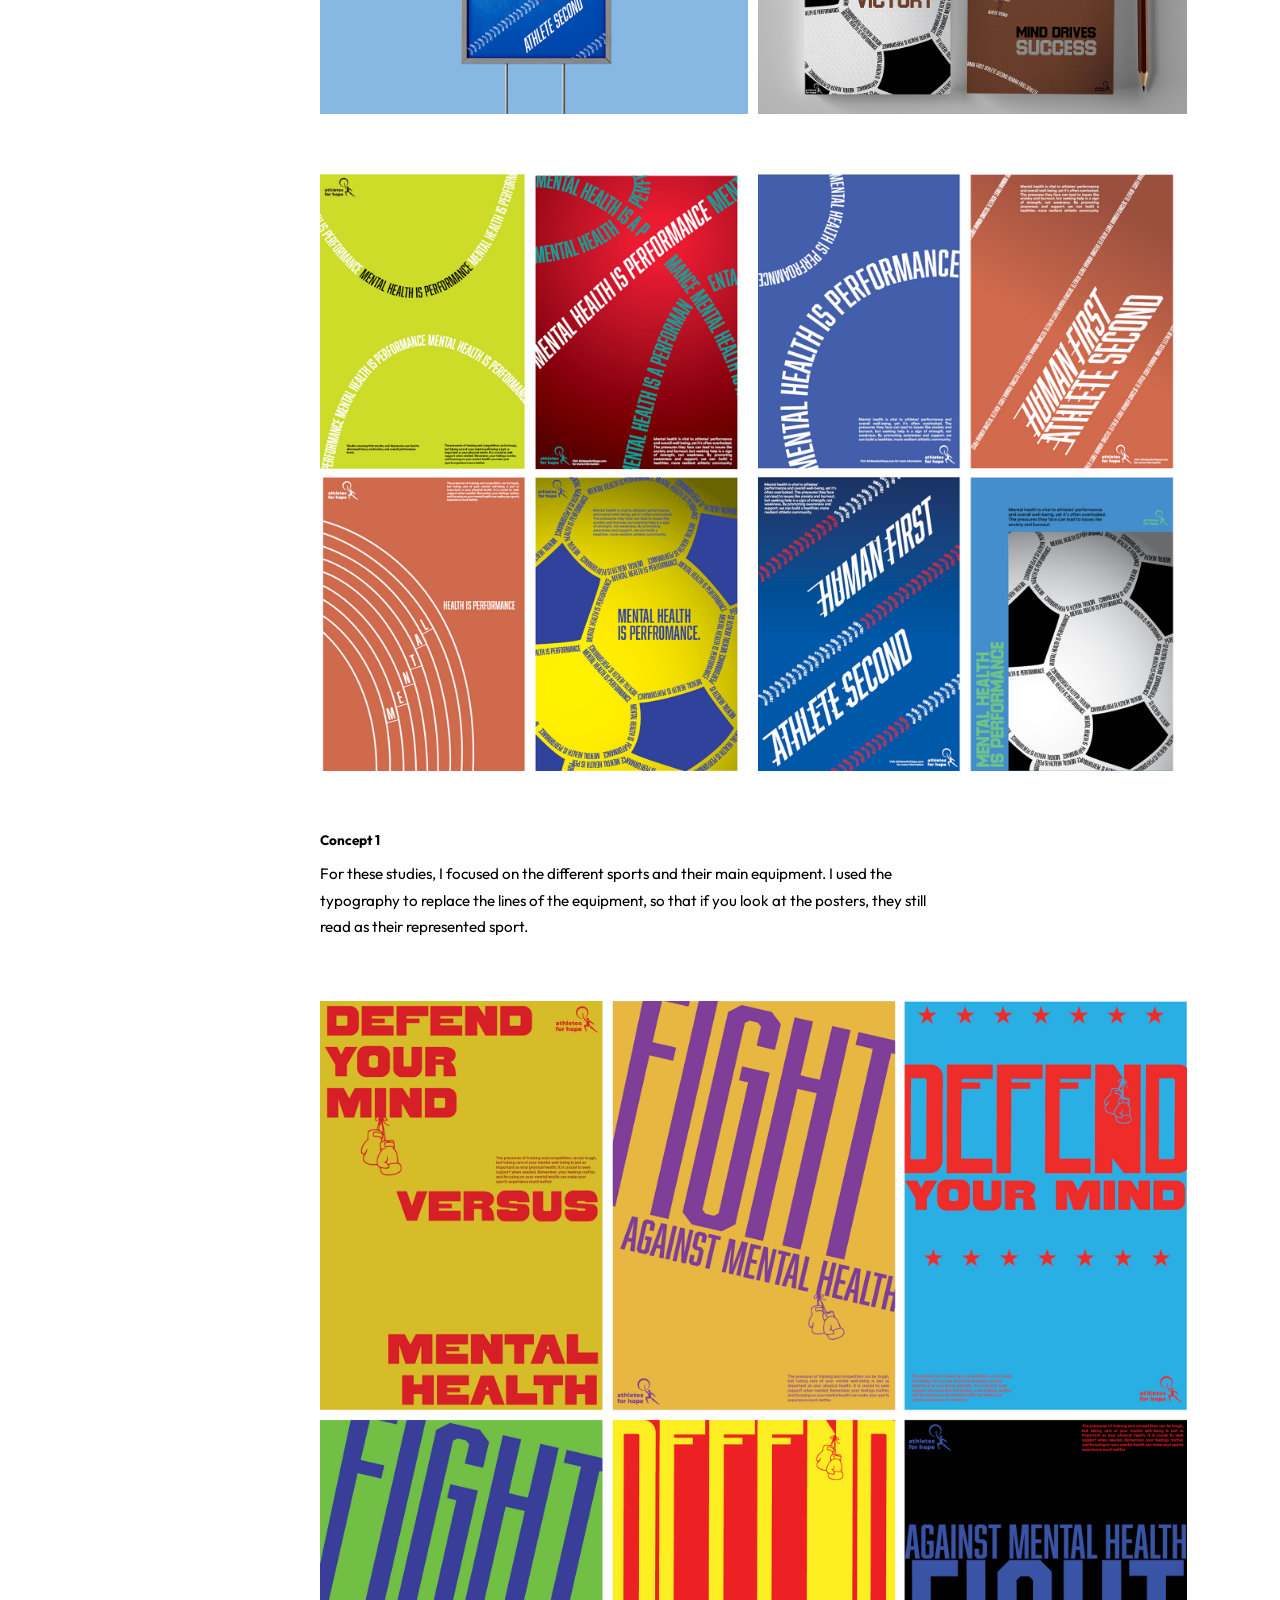
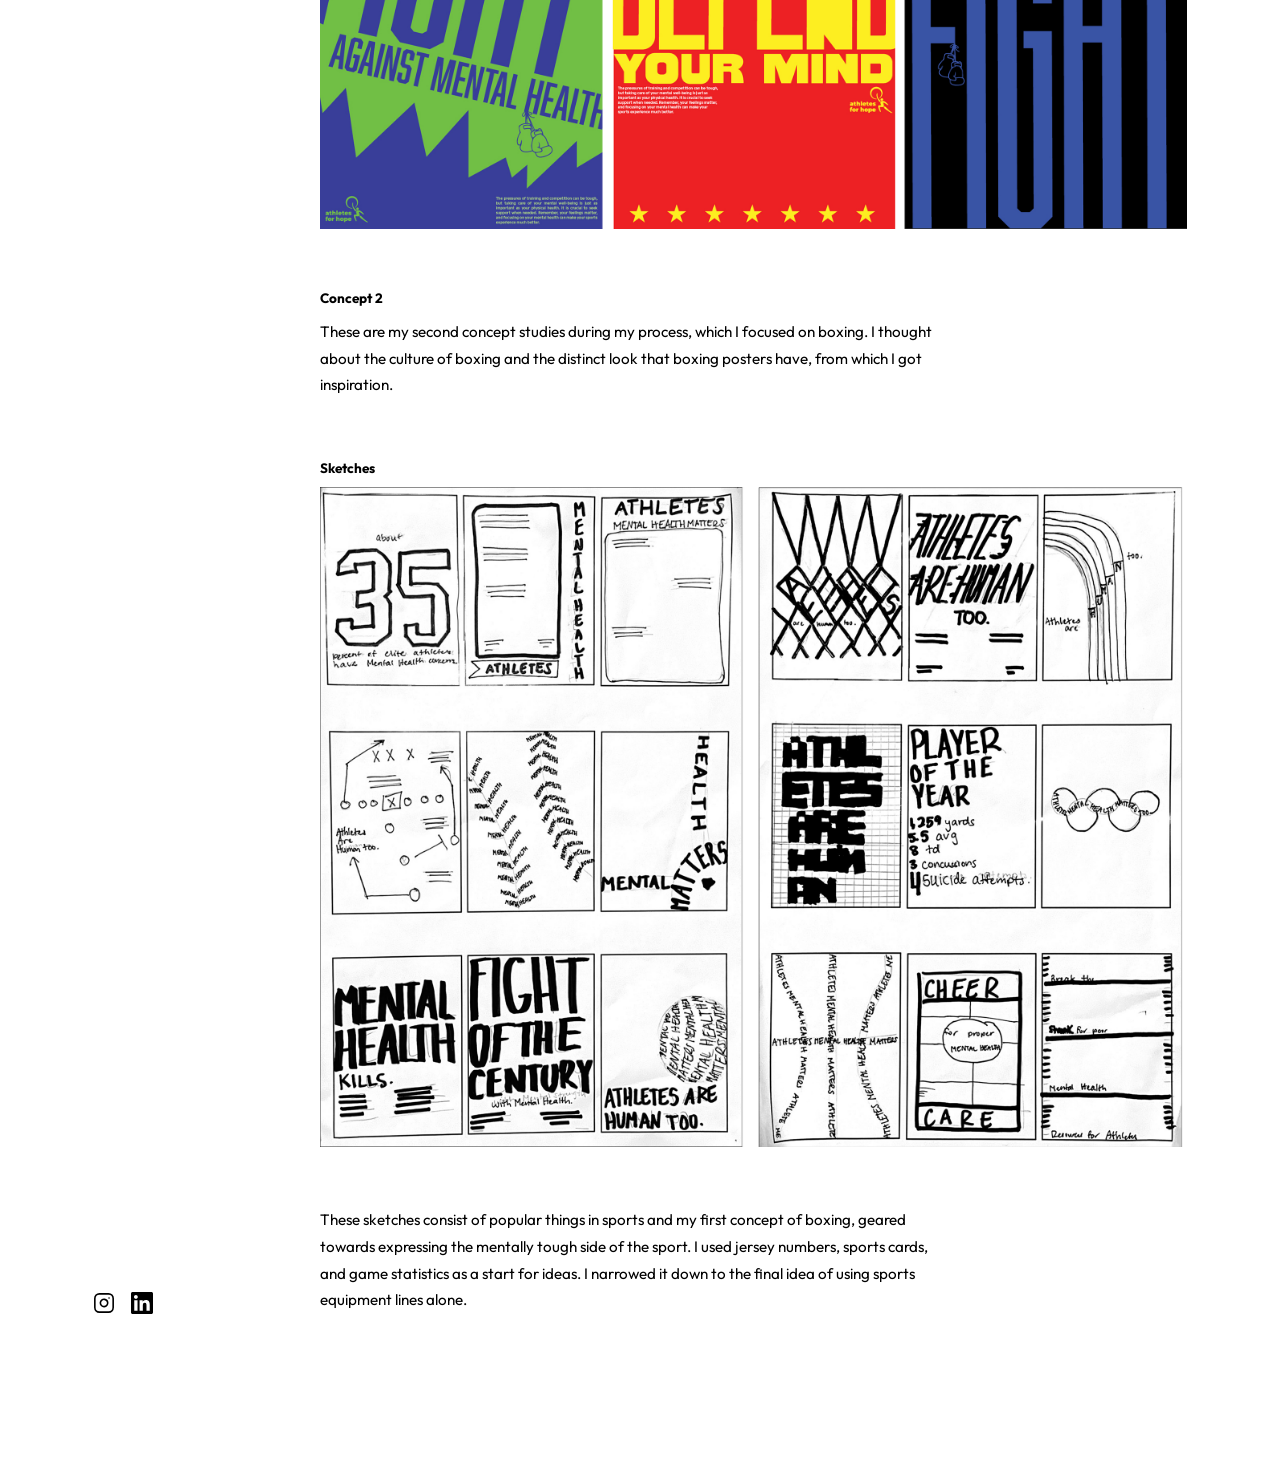
<file: project6.html>
<!DOCTYPE html>
<html lang="en">
<head>
    <meta charset="UTF-8">
    <meta name="viewport" content="width=device-width, initial-scale=1.0">
    <title>Social Campaign — Samantha Cooney</title>
    <link rel="preconnect" href="https://fonts.googleapis.com">
    <link rel="preconnect" href="https://fonts.gstatic.com" crossorigin>
    <link href="https://fonts.googleapis.com/css2?family=Outfit:wght@400;500;700&display=swap" rel="stylesheet">
    <link rel="stylesheet" href="style.css">
    <link rel="stylesheet" href="project.css">
</head>
<body>

    <div class="layout">

        <aside class="sidebar">
            <div class="sidebar-top">
                <a href="index.html" class="nav-name">Samantha Cooney</a>
                <nav class="nav-links">
                    <a href="index.html">Work</a>
                    <a href="about.html">About</a>
                </nav>
            </div>
            <div class="nav-social">
                <a href="https://www.instagram.com/samssdesigns/" target="_blank" rel="noopener noreferrer" aria-label="Instagram">
                    <svg xmlns="http://www.w3.org/2000/svg" width="22" height="22" viewBox="0 0 24 24" fill="none" stroke="currentColor" stroke-width="1.75" stroke-linecap="round" stroke-linejoin="round">
                        <rect x="2" y="2" width="20" height="20" rx="5" ry="5"/>
                        <path d="M16 11.37A4 4 0 1 1 12.63 8 4 4 0 0 1 16 11.37z"/>
                        <line x1="17.5" y1="6.5" x2="17.51" y2="6.5"/>
                    </svg>
                </a>
                <a href="https://www.linkedin.com/in/samantha-cooney-5a5bb8349" target="_blank" rel="noopener noreferrer" aria-label="LinkedIn">
                    <svg xmlns="http://www.w3.org/2000/svg" width="22" height="22" viewBox="0 0 24 24" fill="currentColor">
                        <path d="M20.447 20.452h-3.554v-5.569c0-1.328-.027-3.037-1.852-3.037-1.853 0-2.136 1.445-2.136 2.939v5.667H9.351V9h3.414v1.561h.046c.477-.9 1.637-1.85 3.37-1.85 3.601 0 4.267 2.37 4.267 5.455v6.286zM5.337 7.433c-1.144 0-2.063-.926-2.063-2.065 0-1.138.92-2.063 2.063-2.063 1.14 0 2.064.925 2.064 2.063 0 1.139-.925 2.065-2.064 2.065zm1.782 13.019H3.555V9h3.564v11.452zM22.225 0H1.771C.792 0 0 .774 0 1.729v20.542C0 23.227.792 24 1.771 24h20.451C23.2 24 24 23.227 24 22.271V1.729C24 .774 23.2 0 22.222 0h.003z"/>
                    </svg>
                </a>
            </div>
        </aside>

        <main class="project">

            <div class="project-title-block">
                <span class="project-client">Typography II</span>
                <span class="project-title">Social Campaign</span>
            </div>

            <p class="project-body">For this project, we were tasked with creating a brand for a social campaign in our Typography II class. I designed a bold visual system to raise awareness about mental health in sports, tailored for high-impact public spaces. Starting with sketches, I developed two digital concepts before refining one. The final design transforms typography into sports equipment shapes like basketballs and tennis balls, making the message visually striking and instantly recognizable.</p>

            <!-- 1 — hero -->
            <div class="project-media">
                <img src="COVER CAM-100 1.jpg" alt="Social campaign — hero">
            </div>

            <!-- 2+3 and 4+5 — grouped tight -->
            <div style="display:flex;flex-direction:column;gap:10px;">
                <div class="project-grid-mat">
                    <img src="COVER CAM 3-100 1.jpg" alt="Campaign mockup">
                    <img src="COVER CAM 3-100 2.jpg" alt="Campaign mockup">
                </div>
                <div class="project-grid-mat">
                    <img src="COVER CAM 3-100 4.jpg" alt="Campaign mockup">
                    <img src="COVER CAM 3-100 3.jpg" alt="Campaign mockup">
                </div>
            </div>

            <!-- 6 + 7 — side by side -->
            <div class="project-grid-mat">
                <img src="GRIDS png camp 1.jpg" alt="Campaign poster studies">
                <img src="GRIDS png camp 2.jpg" alt="Concept 2 — boxing poster studies">
            </div>

            <div class="project-option">
                <span class="project-label">Concept 1</span>
                <p class="project-body">For these studies, I focused on the different sports and their main equipment. I used the typography to replace the lines of the equipment, so that if you look at the posters, they still read as their represented sport.</p>
            </div>

            <div class="project-media">
                <img src="BOXING STUDIES 1.jpg" alt="Design sketches">
            </div>

            <div class="project-option">
                <span class="project-label">Concept 2</span>
                <p class="project-body">These are my second concept studies during my process, which I focused on boxing. I thought about the culture of boxing and the distinct look that boxing posters have, from which I got inspiration.</p>
            </div>

            <div style="display:flex;flex-direction:column;gap:10px;">
                <div class="project-option">
                    <span class="project-label">Sketches</span>
                </div>
                <!-- 9 (left) + 10 (right) -->
                <div class="project-grid-mat">
                    <img src="image 1.jpg" alt="Campaign mockup — pins">
                    <img src="image 2.jpg" alt="Campaign mockup — transit shelter">
                </div>
            </div>

            <p class="project-body">These sketches consist of popular things in sports and my first concept of boxing, geared towards expressing the mentally tough side of the sport. I used jersey numbers, sports cards, and game statistics as a start for ideas. I narrowed it down to the final idea of using sports equipment lines alone.</p>

        </main>

    </div>

</body>
</html>
</file>
<file: style.css>
*, *::before, *::after {
    margin: 0;
    padding: 0;
    box-sizing: border-box;
}

body {
    font-family: 'Outfit', sans-serif;
    background: #ffffff;
    color: #000000;
    padding: clamp(48px, 18vh, 180px) clamp(24px, 7.3vw, 100px);
}

/* ─── Layout ─── */

.layout {
    display: flex;
    gap: clamp(24px, 3.6vw, 50px);
}

/* ─── Sidebar ─── */

.sidebar {
    width: 180px;
    flex-shrink: 0;
    display: flex;
    flex-direction: column;
    justify-content: space-between;
}

.sidebar-top {
    display: flex;
    flex-direction: column;
}

.nav-name {
    font-size: 1.25rem;
    font-weight: 700;
    color: #000;
    text-decoration: none;
    letter-spacing: -0.01em;
    margin-bottom: 36px;
    display: block;
}

.nav-links {
    display: flex;
    flex-direction: column;
    gap: 14px;
}

.nav-links a {
    font-size: 1.25rem;
    font-weight: 500;
    color: #000;
    text-decoration: none;
    transition: opacity 0.2s ease;
}

.nav-links a:hover {
    opacity: 0.4;
}

.nav-social {
    display: flex;
    align-items: center;
    gap: 16px;
}

.nav-social a {
    color: #000;
    display: flex;
    align-items: center;
    transition: opacity 0.2s ease;
}

.nav-social a:hover {
    opacity: 0.4;
}

/* ─── Project Grid ─── */

.grid {
    flex: 1;
    display: grid;
    grid-template-columns: repeat(3, 1fr);
    gap: 10px;
    align-content: start;
}

.grid-item {
    display: block;
    position: relative;
    overflow: hidden;
    aspect-ratio: 3 / 2;
    border-radius: 12px;
    isolation: isolate;
    transform: translateZ(0);
}

.img--crawdads {
    object-position: 40% 35%;
}

.grid-item img,
.grid-item video {
    width: 100%;
    height: 100%;
    object-fit: cover;
    display: block;
    vertical-align: top;
    transform: scale(1.01);
}

.grid-item::after {
    content: '';
    position: absolute;
    inset: 0;
    background: rgba(0, 0, 0, 0);
    backdrop-filter: blur(0px);
    transition: background 0.3s ease, backdrop-filter 0.3s ease;
    pointer-events: none;
    z-index: 1;
}

.grid-item:hover::after {
    background: rgba(0, 0, 0, 0.5);
    backdrop-filter: blur(6px);
}

.grid-label {
    position: absolute;
    top: 50%;
    left: 50%;
    transform: translate(-50%, -50%);
    z-index: 2;
    color: #fff;
    font-family: 'Outfit', sans-serif;
    font-size: 1.4rem;
    font-weight: 500;
    letter-spacing: 0.02em;
    white-space: nowrap;
    text-align: center;
    opacity: 0;
    transition: opacity 0.3s ease;
    pointer-events: none;
}

.grid-label strong {
    font-weight: 700;
}

.grid-item:hover .grid-label {
    opacity: 1;
}

/* ─── Responsive ─── */

@media (max-width: 900px) {
    .grid {
        grid-template-columns: repeat(2, 1fr);
    }
}

@media (max-width: 768px) {
    body {
        padding: 40px 24px;
    }

    .layout {
        flex-direction: column;
        gap: 40px;
    }

    .sidebar {
        width: 100%;
        flex-direction: row;
        align-items: center;
        justify-content: space-between;
    }

    .sidebar-top {
        flex-direction: row;
        align-items: center;
        gap: 0;
    }

    .nav-name {
        margin-bottom: 0;
        margin-right: 32px;
    }

    .nav-links {
        flex-direction: row;
        gap: 20px;
    }

    .grid {
        grid-template-columns: repeat(2, 1fr);
    }
}

@media (max-width: 480px) {
    .sidebar {
        flex-direction: column;
        align-items: flex-start;
        gap: 24px;
    }

    .sidebar-top {
        flex-direction: column;
        gap: 16px;
    }

    .nav-name {
        margin-right: 0;
    }

    .grid {
        grid-template-columns: 1fr;
    }
}
</file>
<file: project.css>
/* ─── Shared project page styles ─── */

.project {
    flex: 1;
    display: flex;
    flex-direction: column;
    gap: 60px;
    min-width: 0;
}

/* Project title above first image */
.project-title-block {
    display: flex;
    flex-direction: column;
    gap: 2px;
}

.project-client {
    font-size: 1.25rem;
    font-weight: 400;
    color: #000;
}

.project-title {
    font-size: 1.25rem;
    font-weight: 700;
    color: #000;
}

/* ─── Media ─── */

.project-media {
    width: 100%;
}

.project-media img,
.project-media video {
    width: 100%;
    display: block;
}

.project-media--gray {
    background: #e8e8e8;
    padding: 80px;
}

.project-media--person {
    max-width: 45%;
}

/* ─── Body text ─── */

.project-body {
    font-size: 0.95rem;
    line-height: 1.75;
    max-width: 620px;
    color: #000;
    font-weight: 400;
}

/* 2-column image grid — equal crop on both images */
.project-grid-2 {
    display: grid;
    grid-template-columns: 1fr 1fr;
    gap: 10px;
    width: 100%;
}

.project-grid-2 img {
    width: 100%;
    display: block;
    object-fit: cover;
    aspect-ratio: 4 / 3;
}

/* 3-column image grid */
.project-grid-3 {
    display: grid;
    grid-template-columns: 1fr 1fr 1fr;
    gap: 10px;
    width: 100%;
    align-items: stretch;
}

.project-grid-3 img {
    width: 100%;
    height: 100%;
    display: block;
    object-fit: cover;
}

/* 2-column mat grid — both images same square size */
.project-grid-mat {
    display: grid;
    grid-template-columns: 1fr 1fr;
    gap: 10px;
    width: 100%;
}

.project-grid-mat img {
    width: 100%;
    height: auto;
    display: block;
}

/* Labeled option section (Option 1:, Option 2:) */
.project-option {
    display: flex;
    flex-direction: column;
    gap: 12px;
}

.project-label {
    font-size: 0.85rem;
    font-weight: 700;
    color: #000;
}

/* ─── Custom video player ─── */

.video-player {
    position: relative;
    width: 100%;
    background: #fff;
    padding-right: 1px;
    padding-bottom: 1px;
}

.video-player video {
    width: 100%;
    height: auto;
    display: block;
    border: none;
    outline: none;
    background: transparent;
}

.video-player:fullscreen,
.video-player:-webkit-full-screen {
    background: #000;
    padding: 0;
    display: flex;
    align-items: center;
    justify-content: center;
    width: 100vw;
    height: 100vh;
}

.video-player:fullscreen video,
.video-player:-webkit-full-screen video {
    width: 100%;
    height: 100%;
    object-fit: contain;
}

.video-controls {
    position: absolute;
    bottom: 0;
    left: 0;
    right: 0;
    display: flex;
    align-items: center;
    justify-content: space-between;
    padding: 14px 16px 12px;
    background: linear-gradient(to top, rgba(0,0,0,0.48) 0%, transparent 100%);
    opacity: 0;
    transition: opacity 0.2s;
    pointer-events: none;
}

.video-player:hover .video-controls {
    opacity: 1;
    pointer-events: auto;
}

.video-ctrl-btn {
    background: none;
    border: none;
    cursor: pointer;
    padding: 0;
    color: #fff;
    display: flex;
    align-items: center;
    justify-content: center;
    opacity: 0.85;
    transition: opacity 0.15s;
    line-height: 0;
}

.video-ctrl-btn:hover { opacity: 1; }

.video-play-overlay {
    position: absolute;
    inset: 0;
    display: flex;
    align-items: center;
    justify-content: center;
    opacity: 0;
    transition: opacity 0.2s;
    pointer-events: none;
    z-index: 2;
}

.video-player.is-paused .video-play-overlay {
    opacity: 1;
    pointer-events: auto;
    cursor: pointer;
}

.video-play-overlay-btn {
    width: 64px;
    height: 64px;
    border-radius: 50%;
    background: rgba(255,255,255,0.18);
    backdrop-filter: blur(6px);
    -webkit-backdrop-filter: blur(6px);
    display: flex;
    align-items: center;
    justify-content: center;
    color: #fff;
    transition: background 0.2s, transform 0.15s;
}

.video-play-overlay:hover .video-play-overlay-btn {
    background: rgba(255,255,255,0.28);
    transform: scale(1.08);
}

.video-right-controls {
    display: flex;
    align-items: center;
    gap: 8px;
    flex-shrink: 0;
}

.video-vol-slider {
    -webkit-appearance: none;
    appearance: none;
    width: 64px;
    height: 3px;
    border-radius: 2px;
    outline: none;
    cursor: pointer;
    flex-shrink: 0;
    background: linear-gradient(to right, rgba(255,255,255,0.9) 100%, rgba(255,255,255,0.28) 100%);
}

.video-vol-slider::-webkit-slider-thumb {
    -webkit-appearance: none;
    width: 11px;
    height: 11px;
    border-radius: 50%;
    background: #fff;
    cursor: pointer;
}

.video-vol-slider::-moz-range-thumb {
    width: 11px;
    height: 11px;
    border-radius: 50%;
    background: #fff;
    cursor: pointer;
    border: none;
}

.video-timeline {
    flex: 1;
    height: 3px;
    background: rgba(255,255,255,0.28);
    border-radius: 2px;
    margin: 0 12px;
    cursor: pointer;
    position: relative;
}

.video-timeline:hover {
    height: 5px;
}

.video-progress {
    height: 100%;
    width: 0%;
    background: #fff;
    border-radius: 2px;
    pointer-events: none;
}

/* ─── Book viewer ─── */

.book-stage {
    width: 100%;
    user-select: none;
    display: flex;
    flex-direction: column;
    align-items: center;
}

/* Turn.js page images fill the page exactly */
#flipbook .page {
    overflow: hidden;
    background: #fff;
}

#flipbook .page img {
    width: 100%;
    height: 100%;
    display: block;
}

.book-open {
    display: grid;
    grid-template-columns: 1fr 1fr;
    box-shadow: 0 20px 70px rgba(0,0,0,0.28), 0 4px 14px rgba(0,0,0,0.12);
    position: relative;
    transform-style: preserve-3d;
    perspective: 600px;
    perspective-origin: 50% 50%;
}

.book-page-left,
.book-page-right {
    background: #fff;
    overflow: hidden;
    cursor: grab;
    touch-action: none;
    transform-style: preserve-3d;
}

.book-page-left img,
.book-page-right img {
    width: 100%;
    display: block;
}

.book-spine {
    position: absolute;
    top: 0;
    bottom: 0;
    left: 50%;
    transform: translateX(-50%);
    width: 14px;
    background: linear-gradient(to right,
        rgba(0,0,0,0.18) 0%,
        rgba(0,0,0,0.05) 30%,
        rgba(0,0,0,0)    50%,
        rgba(0,0,0,0.05) 70%,
        rgba(0,0,0,0.18) 100%
    );
    z-index: 20;
    pointer-events: none;
}

/* Flipper: absolutely-positioned page that animates during flip */
.book-flipper {
    position: absolute;
    top: 0;
    height: 100%;
    width: 50%;
    transform-style: preserve-3d;
    z-index: 10;
    display: none;
    pointer-events: none;
    /* NO filter — collapses 3D rendering context, breaks backface-visibility */
}

/* Front and back faces of the flipping page */
.book-flipper-face {
    position: absolute;
    inset: 0;
    backface-visibility: hidden;
    -webkit-backface-visibility: hidden;
    overflow: hidden;
    background: #fff;
    transform-style: preserve-3d;
}

.book-flipper-face img {
    width: 100%;
    display: block;
}

/* Back face starts rotated 180° so it faces the opposite direction */
.book-flipper-back {
    transform: rotateY(180deg);
}

/* Page-lift edge shadow (front face, lifting off the right) */
.book-flipper-front::after {
    content: '';
    position: absolute;
    inset: 0;
    background: linear-gradient(to left, rgba(0,0,0,0.10) 0%, transparent 45%);
    pointer-events: none;
    z-index: 1;
}

/* Landing edge shadow (back face, settling on the left) */
.book-flipper-back::after {
    content: '';
    position: absolute;
    inset: 0;
    background: linear-gradient(to right, rgba(0,0,0,0.08) 0%, transparent 45%);
    pointer-events: none;
    z-index: 1;
}

/* Hardcover: deeper, wider edge shadow — stiffer look */
.book-flipper--hardcover .book-flipper-front::after {
    background: linear-gradient(to left,
        rgba(0,0,0,0.28) 0%,
        rgba(0,0,0,0.08) 14%,
        transparent 42%
    );
}
.book-flipper--hardcover .book-flipper-back::after {
    background: linear-gradient(to right,
        rgba(0,0,0,0.22) 0%,
        rgba(0,0,0,0.06) 14%,
        transparent 42%
    );
}

/* Hint overlays on each page half */
.book-hint-wrap {
    position: relative;
}

.book-hint-wrap::before {
    content: '';
    position: absolute;
    inset: 0;
    z-index: -1;
    pointer-events: none;
    box-shadow: 0 8px 40px rgba(0,0,0,0.18), 0 2px 10px rgba(0,0,0,0.10);
}

/* Cover: shadow only on right half (left half is blank white) */
.book-hint-wrap--cover::before    { left: 50%; }
/* Back cover: shadow only on left half (right half is blank white) */
.book-hint-wrap--backcover::before { right: 50%; }

.book-turn-hint {
    position: absolute;
    top: 50%;
    transform: translateY(-50%);
    width: 34px;
    height: 34px;
    border-radius: 50%;
    background: rgba(255,255,255,0.82);
    display: flex;
    align-items: center;
    justify-content: center;
    font-family: Georgia, serif;
    font-size: 1.3rem;
    line-height: 1;
    color: rgba(0,0,0,0.45);
    pointer-events: none;
    box-shadow: 0 1px 6px rgba(0,0,0,0.13);
    animation: hint-pulse 2s ease-in-out infinite;
    transition: opacity 0.6s;
}

.book-turn-hint--left  { left:  18px; }
.book-turn-hint--right { right: 18px; }
.book-turn-hint.is-hidden { opacity: 0; }

@keyframes hint-pulse {
    0%, 100% { opacity: 0.5; }
    50%       { opacity: 1;   }
}

.book-controls {
    display: flex;
    align-items: center;
    justify-content: center;
    gap: 20px;
    margin-top: 14px;
}

.book-arrow {
    background: none;
    border: none;
    font-size: 1.6rem;
    line-height: 1;
    padding: 4px 8px;
    cursor: pointer;
    color: #000;
    opacity: 0.22;
    transition: opacity 0.2s;
    font-family: Georgia, serif;
}

.book-arrow:hover:not(:disabled) { opacity: 0.8; }
.book-arrow:disabled { opacity: 0.07; cursor: default; }

.book-page-num {
    font-size: 0.72rem;
    color: #bbb;
    letter-spacing: 0.07em;
    font-family: 'Outfit', sans-serif;
    font-weight: 400;
}

/* Cover / back-cover states: hide the blank half */
.book-open--cover,
.book-open--backcover {
    box-shadow: none;
}

.book-open--cover .book-page-right,
.book-open--backcover .book-page-left {
    box-shadow: 0 20px 70px rgba(0,0,0,0.28), 0 4px 14px rgba(0,0,0,0.12);
}

.book-open--cover .book-page-left,
.book-open--backcover .book-page-right {
    background: transparent;
    pointer-events: none;
    cursor: default;
}

.book-open--cover .book-spine,
.book-open--backcover .book-spine {
    display: none;
}

/* ─── Responsive ─── */

@media (max-width: 768px) {
    .project {
        gap: 40px;
        padding-bottom: 60px;
    }

    .project-media--gray {
        padding: 32px 20px;
    }

    .project-body {
        max-width: 100%;
    }
}
</file>
